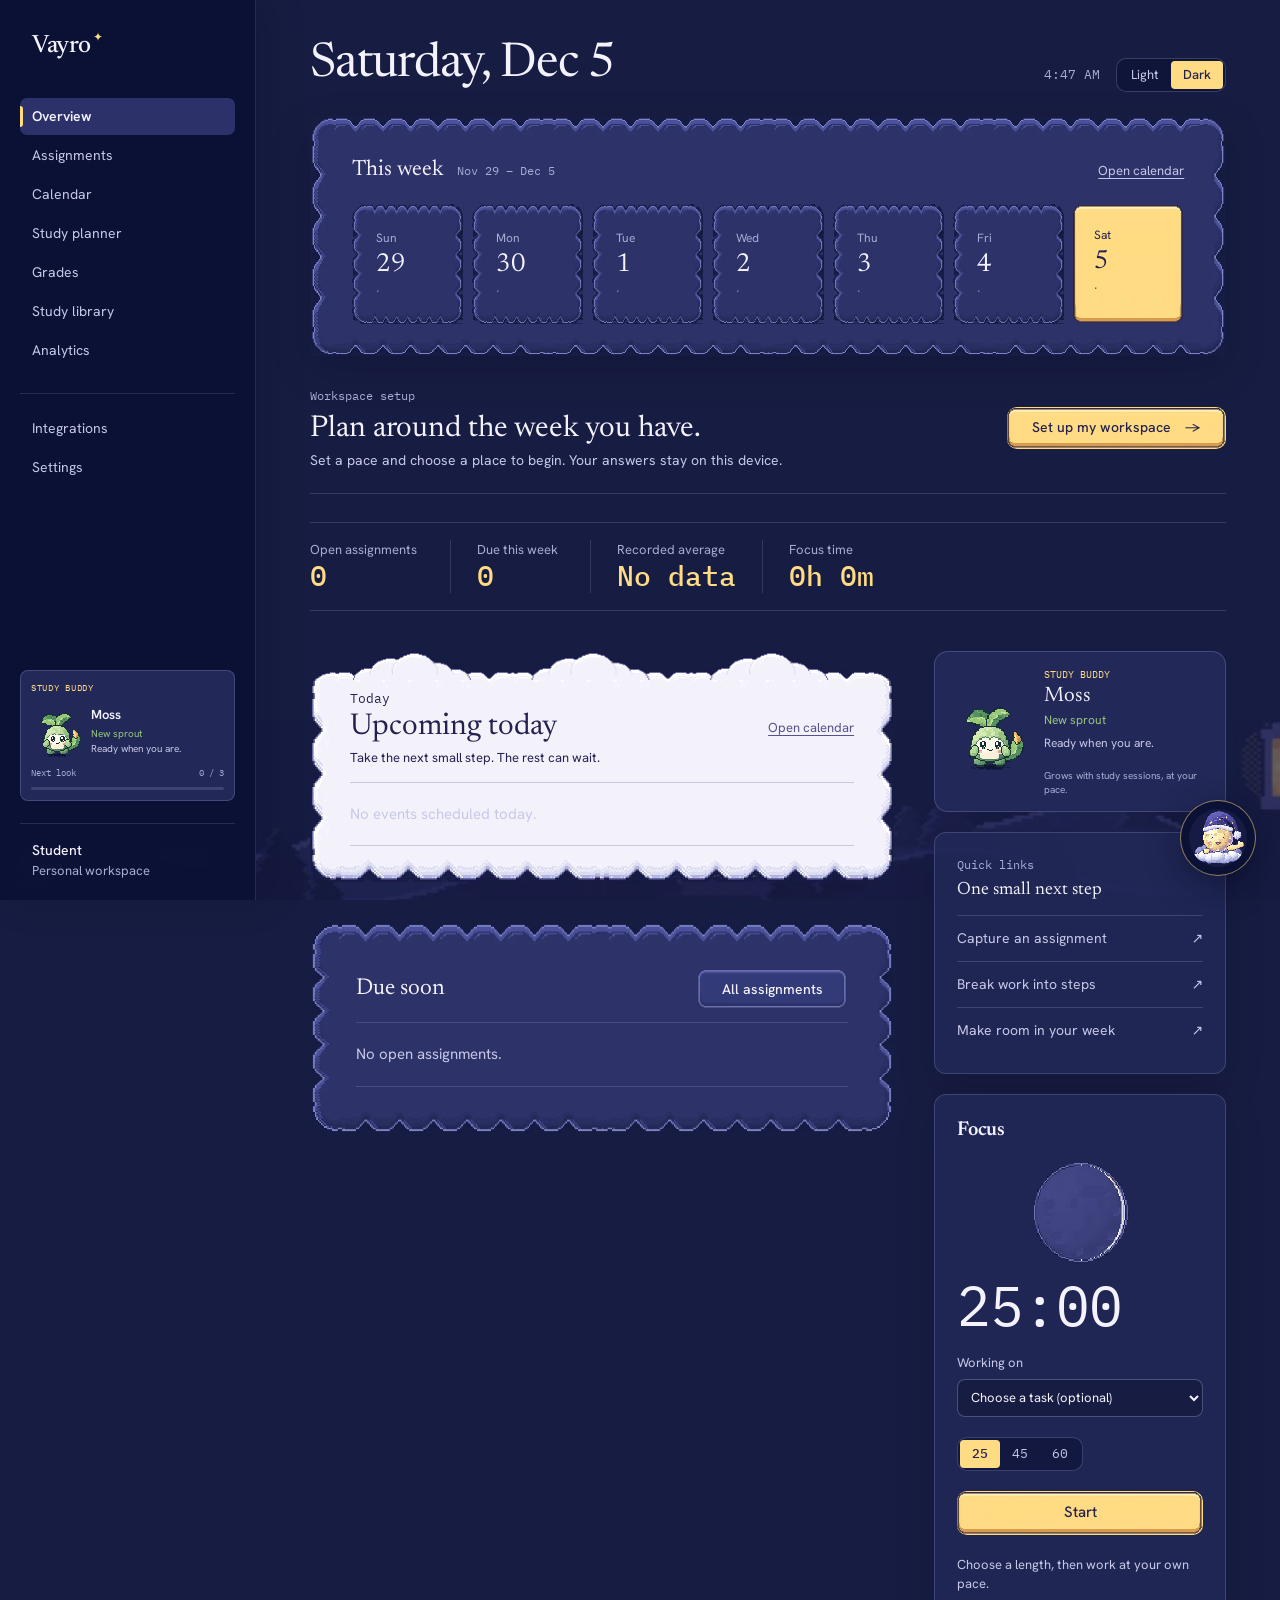
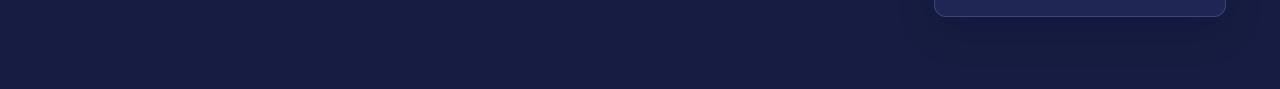
<file: index.html>
<!doctype html>
<html lang="en">
<head>
  <meta charset="utf-8">
  <meta name="viewport" content="width=device-width, initial-scale=1">
  <title>Overview | Vayro</title>
  <script>try{document.documentElement.dataset.theme=localStorage.getItem("vayro-theme")||"dark"}catch(e){document.documentElement.dataset.theme="dark"}</script>
  <link href="https://fonts.googleapis.com/css2?family=Hanken+Grotesk:wght@400;500;600;700&family=Newsreader:opsz,wght@6..72,400;500&family=IBM+Plex+Mono:wght@400;500&display=swap" rel="stylesheet">
  <link rel="stylesheet" href="styles.css">
  <script src="companion.js" defer></script>
  <script src="moon-guide.js" defer></script>
  <script src="app.js" defer></script>
</head>
<body data-page="overview">
  <div class="shell">
    <aside class="sidebar">
      <a class="brand" href="index.html" aria-label="Vayro overview">Vayro</a>
      <nav class="nav" aria-label="Main navigation">
        <a class="nav-link active" href="index.html" aria-current="page">Overview</a>
        <a class="nav-link" href="assignments.html">Assignments</a>
        <a class="nav-link" href="calendar.html">Calendar</a>
        <a class="nav-link" href="planner.html">Study planner</a>
        <a class="nav-link" href="grades.html">Grades</a>
        <a class="nav-link" href="materials.html">Study library</a>
        <a class="nav-link" href="analytics.html">Analytics</a>
      </nav>
      <nav class="nav nav-secondary" aria-label="Account navigation">
        <a class="nav-link" href="integrations.html">Integrations</a>
        <a class="nav-link" href="settings.html">Settings</a>
      </nav>
      <div class="profile"><strong class="profile-name">Arnav</strong><small>Personal workspace</small></div>
    </aside>
    <main class="main">
      <header class="page-head">
        <h1 id="today-title">Today</h1>
        <div class="head-tools">
          <time id="live-clock"></time>
          <div class="seg" role="group" aria-label="Theme"><button type="button" data-theme-choice="light" aria-pressed="false">Light</button><button type="button" data-theme-choice="dark" aria-pressed="false">Dark</button></div>
        </div>
      </header>

      <section class="week-board" aria-labelledby="week-heading">
        <div class="week-board-head"><h2 id="week-heading">This week <span id="week-range" class="week-range"></span></h2><a class="text-link" href="calendar.html">Open calendar</a></div>
        <div id="week-ruler" class="week" aria-label="This week"></div>
      </section>

      <section class="welcome-strip" aria-label="Personalize your workspace">
        <div class="welcome-copy">
          <span class="eyebrow">Workspace setup</span>
          <h2 id="welcome-heading">Make your study week feel manageable.</h2>
          <p id="welcome-detail">Set a pace and choose a place to begin. Your answers stay on this device.</p>
        </div>
        <a class="button primary" href="signup.html" id="welcome-action">Set up my workspace <span aria-hidden="true">→</span></a>
      </section>

      <section class="figures" aria-label="Summary">
        <div class="figure"><strong id="open-count">0</strong><span>Open assignments</span></div>
        <div class="figure"><strong id="due-count">0</strong><span>Due this week</span></div>
        <div class="figure"><strong id="average-score">No data</strong><span>Recorded average</span></div>
        <div class="figure"><strong id="focus-count">0h</strong><span>Focus time</span></div>
      </section>

      <div class="split">
        <div class="main-col">
          <section class="today-agenda" aria-labelledby="today-list-heading">
            <div class="section-head">
              <div class="today-heading">
                <div class="today-heading-copy"><span class="eyebrow">Today</span><h2 id="today-list-heading">Upcoming today</h2><p>Take the next small step. The rest can wait.</p></div>
              </div>
              <a class="text-link" href="calendar.html">Open calendar</a>
            </div>
            <div id="today-list" class="ledger"></div>
          </section>
          <section class="due-soon-card">
            <div class="section-head"><h2>Due soon</h2><a class="button secondary" href="assignments.html">All assignments</a></div>
            <div id="next-assignment-list" class="ledger"></div>
          </section>
        </div>
        <div class="side-col">
          <section class="home-companion" aria-label="Your study companion">
            <button class="home-companion-greet" type="button" data-companion-greet aria-label="Say hello to Moss">
              <span class="companion-motion" data-companion-motion data-motion="idle"><span class="companion-art-host" data-companion-art="home"></span></span>
            </button>
            <div class="home-companion-copy">
              <span class="eyebrow">STUDY BUDDY</span>
              <h2 data-companion-name>Moss</h2>
              <span class="home-companion-stage" data-companion-stage>New sprout</span>
              <p data-companion-message>Curious and ready whenever you are.</p>
              <small>Grows with study sessions, at your pace.</small>
            </div>
          </section>
          <section class="card quick-card" aria-label="Quick links">
            <div><span class="eyebrow">Quick links</span><h2>One small next step</h2></div>
            <a href="assignments.html"><span>Capture an assignment</span><span aria-hidden="true">↗</span></a>
            <a href="planner.html"><span>Break work into steps</span><span aria-hidden="true">↗</span></a>
            <a href="calendar.html"><span>Make room in your week</span><span aria-hidden="true">↗</span></a>
          </section>
          <section class="card focus-card" aria-label="Focus session">
            <h2>Focus</h2>
            <span class="focus-moon" data-moon-phase="0" aria-hidden="true"></span>
            <div id="timer-display" class="timer" aria-live="off">25:00</div>
            <label class="field focus-context"><span>Working on</span><select id="focus-context"><option value="">Choose a task (optional)</option></select></label>
            <div class="preset-row seg"><button type="button" class="preset active" data-minutes="25">25</button><button type="button" class="preset" data-minutes="45">45</button><button type="button" class="preset" data-minutes="60">60</button></div>
            <button type="button" id="timer-toggle" class="button primary">Start</button>
            <small>Choose a length, then work at your own pace.</small>
          </section>
        </div>
      </div>
    </main>
  </div>
  <div id="toast" class="toast" role="status"></div>
</body>
</html>
</file>
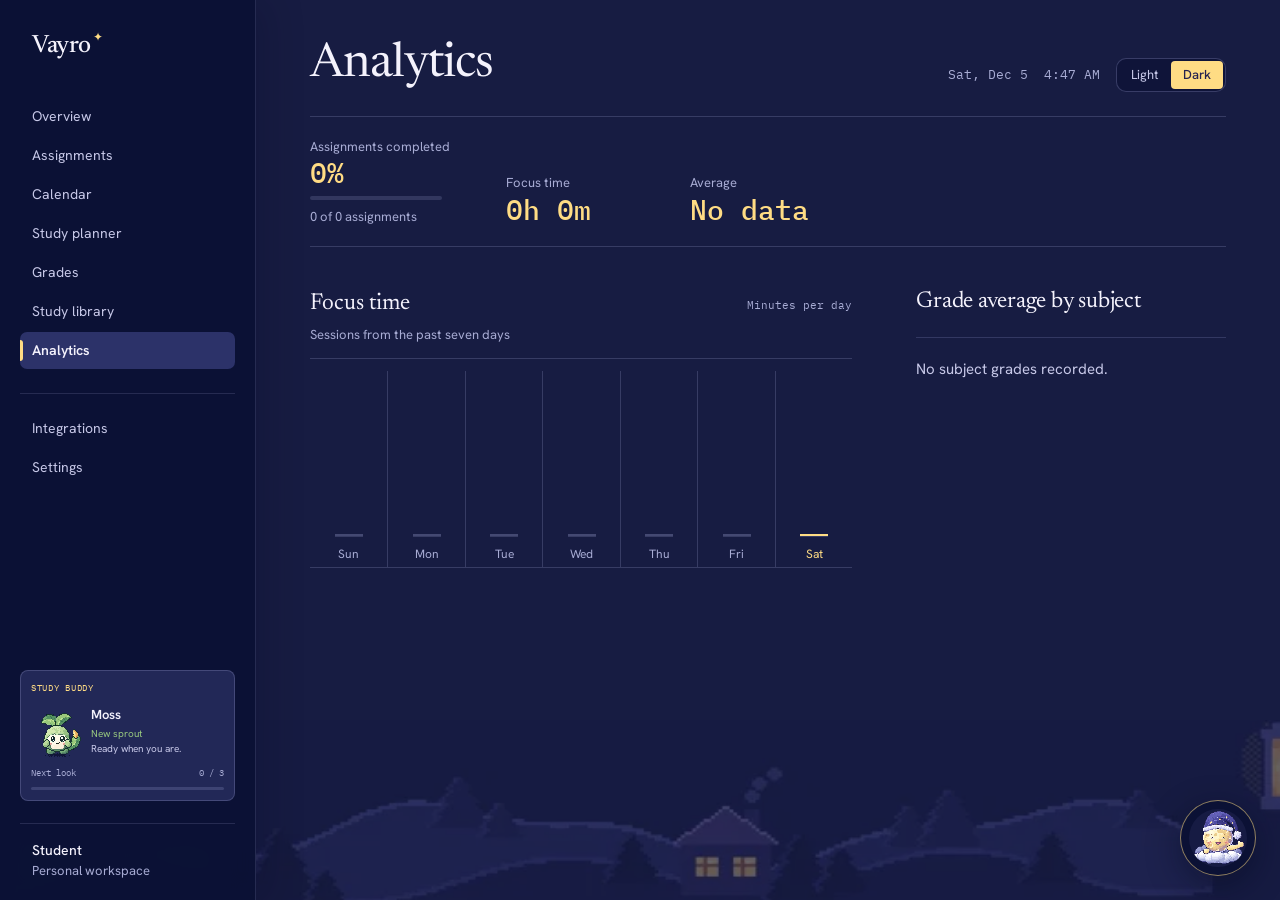
<file: analytics.html>
<!doctype html>
<html lang="en">
<head>
  <meta charset="utf-8">
  <meta name="viewport" content="width=device-width, initial-scale=1">
  <title>Analytics | Vayro</title>
  <script>try{document.documentElement.dataset.theme=localStorage.getItem("vayro-theme")||"dark"}catch(e){document.documentElement.dataset.theme="dark"}</script>
  <link href="https://fonts.googleapis.com/css2?family=Hanken+Grotesk:wght@400;500;600;700&family=Newsreader:opsz,wght@6..72,400;500&family=IBM+Plex+Mono:wght@400;500&display=swap" rel="stylesheet">
  <link rel="stylesheet" href="styles.css">
  <script src="companion.js" defer></script>
  <script src="moon-guide.js" defer></script>
  <script src="app.js" defer></script>
</head>
<body data-page="analytics">
  <div class="shell">
    <aside class="sidebar">
      <a class="brand" href="index.html" aria-label="Vayro overview">Vayro</a>
      <nav class="nav" aria-label="Main navigation">
        <a class="nav-link" href="index.html">Overview</a>
        <a class="nav-link" href="assignments.html">Assignments</a>
        <a class="nav-link" href="calendar.html">Calendar</a>
        <a class="nav-link" href="planner.html">Study planner</a>
        <a class="nav-link" href="grades.html">Grades</a>
        <a class="nav-link" href="materials.html">Study library</a>
        <a class="nav-link active" href="analytics.html" aria-current="page">Analytics</a>
      </nav>
      <nav class="nav nav-secondary" aria-label="Account navigation">
        <a class="nav-link" href="integrations.html">Integrations</a>
        <a class="nav-link" href="settings.html">Settings</a>
      </nav>
      <div class="profile"><strong class="profile-name">Arnav</strong><small>Personal workspace</small></div>
    </aside>
    <main class="main">
      <header class="page-head">
        <h1>Analytics</h1>
        <div class="head-tools">
          <time id="live-date"></time><time id="live-clock"></time>
          <div class="seg" role="group" aria-label="Theme"><button type="button" data-theme-choice="light" aria-pressed="false">Light</button><button type="button" data-theme-choice="dark" aria-pressed="false">Dark</button></div>
        </div>
      </header>

      <section class="metric-grid" aria-label="Summary">
        <div class="figure"><small id="completion-detail"></small><div class="progress"><span id="completion-bar"></span></div><strong id="completion-rate">0%</strong><span>Assignments completed</span></div>
        <div class="figure"><strong id="focus-total">0h</strong><span>Focus time</span></div>
        <div class="figure"><strong id="analytics-average">No data</strong><span>Average</span></div>
      </section>

      <div class="analytics-layout">
        <section class="analytics-focus">
          <div class="analytics-section-head"><div><h2>Focus time</h2><p>Sessions from the past seven days</p></div><span class="eyebrow">Minutes per day</span></div>
          <div id="focus-week" class="focus-week" aria-label="Focus sessions during the last seven days"></div>
        </section>
        <section class="analytics-subjects">
          <h2 class="section-title">Grade average by subject</h2>
          <div id="subject-bars" class="bar-list"></div>
        </section>
      </div>
    </main>
  </div>
  <div id="toast" class="toast" role="status"></div>
</body>
</html>
</file>
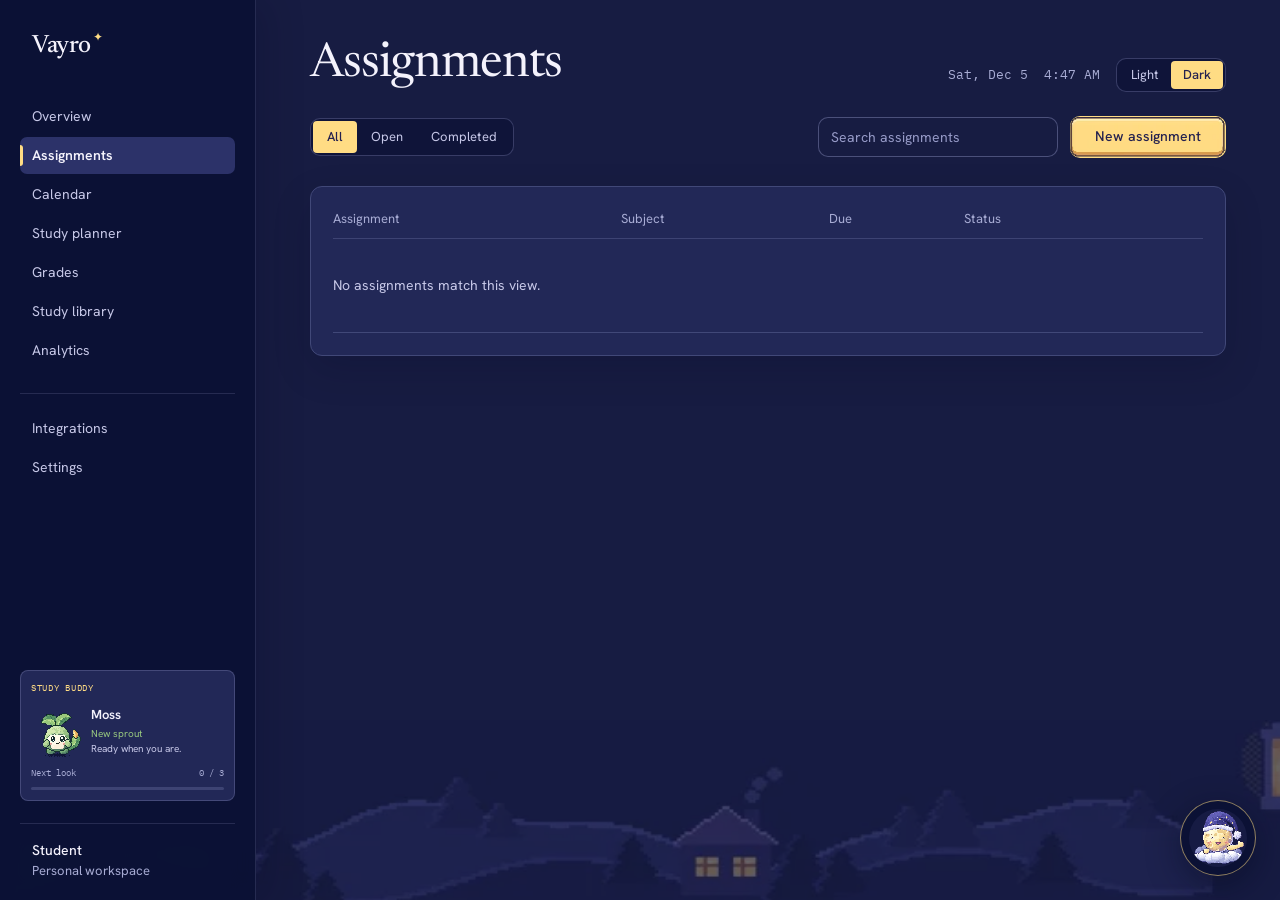
<file: assignments.html>
<!doctype html>
<html lang="en">
<head>
  <meta charset="utf-8">
  <meta name="viewport" content="width=device-width, initial-scale=1">
  <title>Assignments | Vayro</title>
  <script>try{document.documentElement.dataset.theme=localStorage.getItem("vayro-theme")||"dark"}catch(e){document.documentElement.dataset.theme="dark"}</script>
  <link href="https://fonts.googleapis.com/css2?family=Hanken+Grotesk:wght@400;500;600;700&family=Newsreader:opsz,wght@6..72,400;500&family=IBM+Plex+Mono:wght@400;500&display=swap" rel="stylesheet">
  <link rel="stylesheet" href="styles.css">
  <script src="companion.js" defer></script>
  <script src="moon-guide.js" defer></script>
  <script src="app.js" defer></script>
</head>
<body data-page="assignments">
  <div class="shell">
    <aside class="sidebar">
      <a class="brand" href="index.html" aria-label="Vayro overview">Vayro</a>
      <nav class="nav" aria-label="Main navigation">
        <a class="nav-link" href="index.html">Overview</a>
        <a class="nav-link active" href="assignments.html" aria-current="page">Assignments</a>
        <a class="nav-link" href="calendar.html">Calendar</a>
        <a class="nav-link" href="planner.html">Study planner</a>
        <a class="nav-link" href="grades.html">Grades</a>
        <a class="nav-link" href="materials.html">Study library</a>
        <a class="nav-link" href="analytics.html">Analytics</a>
      </nav>
      <nav class="nav nav-secondary" aria-label="Account navigation">
        <a class="nav-link" href="integrations.html">Integrations</a>
        <a class="nav-link" href="settings.html">Settings</a>
      </nav>
      <div class="profile"><strong class="profile-name">Arnav</strong><small>Personal workspace</small></div>
    </aside>
    <main class="main">
      <header class="page-head">
        <h1>Assignments</h1>
        <div class="head-tools">
          <time id="live-date"></time><time id="live-clock"></time>
          <div class="seg" role="group" aria-label="Theme"><button type="button" data-theme-choice="light" aria-pressed="false">Light</button><button type="button" data-theme-choice="dark" aria-pressed="false">Dark</button></div>
        </div>
      </header>

      <div class="toolbar">
        <div class="filter-row seg" role="group" aria-label="Assignment filters"><button type="button" class="active" data-filter="all">All</button><button type="button" data-filter="open">Open</button><button type="button" data-filter="done">Completed</button></div>
        <div class="toolbar-actions">
          <input class="search" id="assignment-search" type="search" placeholder="Search assignments" aria-label="Search assignments">
          <button class="button primary" type="button" data-open="assignment">New assignment</button>
        </div>
      </div>

      <section class="panel">
        <table class="data-table">
          <thead><tr><th>Assignment</th><th>Subject</th><th>Due</th><th>Status</th><th></th></tr></thead>
          <tbody id="assignment-list"></tbody>
        </table>
      </section>
    </main>
  </div>
  <div id="toast" class="toast" role="status"></div>
  <dialog id="item-dialog"><form id="assignment-form" class="panel form-grid"><div class="field full"><span>Assignment name</span><input name="title" required></div><div class="field"><span>Subject</span><input name="subject" required></div><div class="field"><span>Due date</span><input name="date" type="date" required></div><div class="field full"><span>Notes</span><textarea name="notes"></textarea></div><div class="form-actions full"><button type="button" class="button secondary" data-close>Cancel</button><button type="submit" class="button primary">Save assignment</button></div></form></dialog>
</body>
</html>
</file>
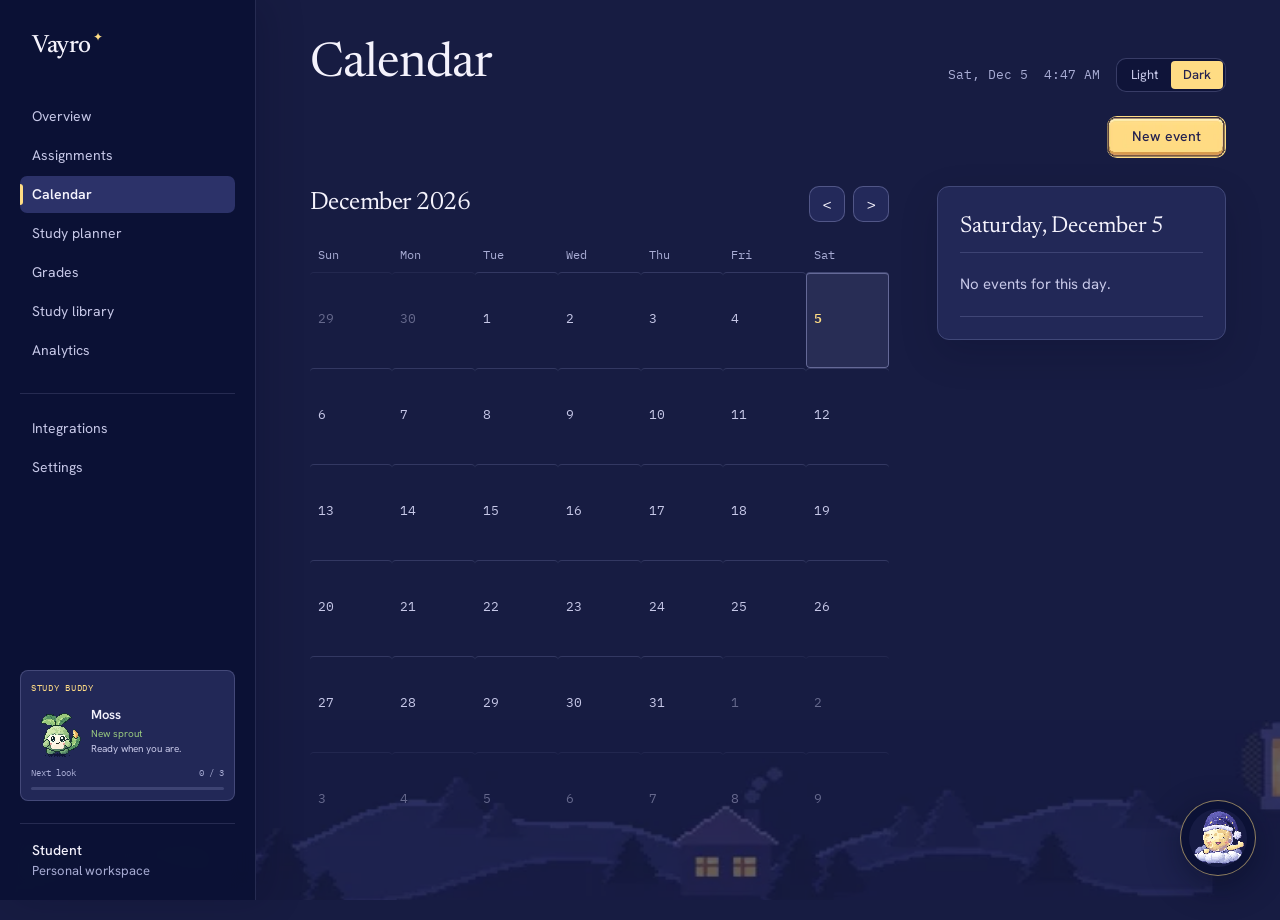
<file: calendar.html>
<!doctype html>
<html lang="en">
<head>
  <meta charset="utf-8">
  <meta name="viewport" content="width=device-width, initial-scale=1">
  <title>Calendar | Vayro</title>
  <script>try{document.documentElement.dataset.theme=localStorage.getItem("vayro-theme")||"dark"}catch(e){document.documentElement.dataset.theme="dark"}</script>
  <link href="https://fonts.googleapis.com/css2?family=Hanken+Grotesk:wght@400;500;600;700&family=Newsreader:opsz,wght@6..72,400;500&family=IBM+Plex+Mono:wght@400;500&display=swap" rel="stylesheet">
  <link rel="stylesheet" href="styles.css">
  <script src="companion.js" defer></script>
  <script src="moon-guide.js" defer></script>
  <script src="app.js" defer></script>
</head>
<body data-page="calendar">
  <div class="shell">
    <aside class="sidebar">
      <a class="brand" href="index.html" aria-label="Vayro overview">Vayro</a>
      <nav class="nav" aria-label="Main navigation">
        <a class="nav-link" href="index.html">Overview</a>
        <a class="nav-link" href="assignments.html">Assignments</a>
        <a class="nav-link active" href="calendar.html" aria-current="page">Calendar</a>
        <a class="nav-link" href="planner.html">Study planner</a>
        <a class="nav-link" href="grades.html">Grades</a>
        <a class="nav-link" href="materials.html">Study library</a>
        <a class="nav-link" href="analytics.html">Analytics</a>
      </nav>
      <nav class="nav nav-secondary" aria-label="Account navigation">
        <a class="nav-link" href="integrations.html">Integrations</a>
        <a class="nav-link" href="settings.html">Settings</a>
      </nav>
      <div class="profile"><strong class="profile-name">Arnav</strong><small>Personal workspace</small></div>
    </aside>
    <main class="main">
      <header class="page-head">
        <h1>Calendar</h1>
        <div class="head-tools">
          <time id="live-date"></time><time id="live-clock"></time>
          <div class="seg" role="group" aria-label="Theme"><button type="button" data-theme-choice="light" aria-pressed="false">Light</button><button type="button" data-theme-choice="dark" aria-pressed="false">Dark</button></div>
        </div>
      </header>

      <div class="toolbar">
        <span></span>
        <button class="button primary" type="button" data-open="event">New event</button>
      </div>

      <section class="calendar-layout">
        <div>
          <div class="calendar-head"><h2 id="calendar-title"></h2><div class="calendar-controls"><button type="button" id="month-prev" aria-label="Previous month">&lt;</button><button type="button" id="month-next" aria-label="Next month">&gt;</button></div></div>
          <div class="weekdays"><span>Sun</span><span>Mon</span><span>Tue</span><span>Wed</span><span>Thu</span><span>Fri</span><span>Sat</span></div>
          <div class="calendar-grid" id="calendar-grid"></div>
        </div>
        <aside class="day-panel">
          <h2 id="selected-date">Today</h2>
          <div id="day-events" class="ledger"></div>
        </aside>
      </section>
    </main>
  </div>
  <div id="toast" class="toast" role="status"></div>
  <dialog id="item-dialog"><form id="event-form" class="panel form-grid"><div class="field full"><span>Event title</span><input name="title" required></div><div class="field"><span>Date</span><input name="date" type="date" required></div><div class="field"><span>Start time</span><input name="time" type="time"></div><div class="field"><span>Type</span><select name="type"><option>Class</option><option>Study</option><option>Test</option><option>Personal</option><option>Other</option></select></div><div class="field"><span>Duration</span><select name="duration"><option value="30">30 minutes</option><option value="60" selected>1 hour</option><option value="90">1.5 hours</option><option value="120">2 hours</option></select></div><div class="field full"><span>Details</span><textarea name="notes"></textarea></div><div class="form-actions full"><button type="button" class="button secondary" data-close>Cancel</button><button type="submit" class="button primary">Save event</button></div></form></dialog>
</body>
</html>
</file>
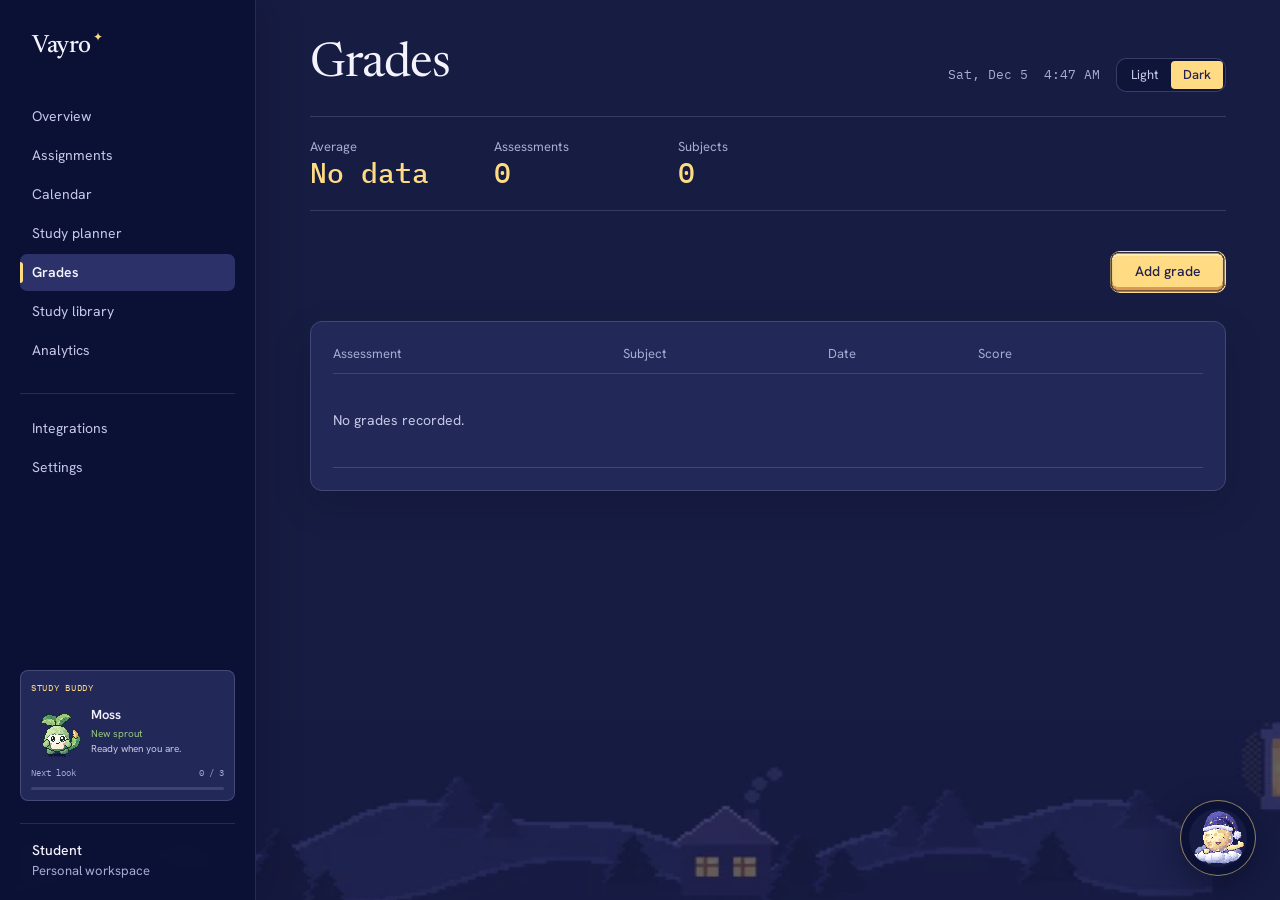
<file: grades.html>
<!doctype html>
<html lang="en">
<head>
  <meta charset="utf-8">
  <meta name="viewport" content="width=device-width, initial-scale=1">
  <title>Grades | Vayro</title>
  <script>try{document.documentElement.dataset.theme=localStorage.getItem("vayro-theme")||"dark"}catch(e){document.documentElement.dataset.theme="dark"}</script>
  <link href="https://fonts.googleapis.com/css2?family=Hanken+Grotesk:wght@400;500;600;700&family=Newsreader:opsz,wght@6..72,400;500&family=IBM+Plex+Mono:wght@400;500&display=swap" rel="stylesheet">
  <link rel="stylesheet" href="styles.css">
  <script src="companion.js" defer></script>
  <script src="moon-guide.js" defer></script>
  <script src="app.js" defer></script>
</head>
<body data-page="grades">
  <div class="shell">
    <aside class="sidebar">
      <a class="brand" href="index.html" aria-label="Vayro overview">Vayro</a>
      <nav class="nav" aria-label="Main navigation">
        <a class="nav-link" href="index.html">Overview</a>
        <a class="nav-link" href="assignments.html">Assignments</a>
        <a class="nav-link" href="calendar.html">Calendar</a>
        <a class="nav-link" href="planner.html">Study planner</a>
        <a class="nav-link active" href="grades.html" aria-current="page">Grades</a>
        <a class="nav-link" href="materials.html">Study library</a>
        <a class="nav-link" href="analytics.html">Analytics</a>
      </nav>
      <nav class="nav nav-secondary" aria-label="Account navigation">
        <a class="nav-link" href="integrations.html">Integrations</a>
        <a class="nav-link" href="settings.html">Settings</a>
      </nav>
      <div class="profile"><strong class="profile-name">Arnav</strong><small>Personal workspace</small></div>
    </aside>
    <main class="main">
      <header class="page-head">
        <h1>Grades</h1>
        <div class="head-tools">
          <time id="live-date"></time><time id="live-clock"></time>
          <div class="seg" role="group" aria-label="Theme"><button type="button" data-theme-choice="light" aria-pressed="false">Light</button><button type="button" data-theme-choice="dark" aria-pressed="false">Dark</button></div>
        </div>
      </header>

      <section class="metric-grid" aria-label="Grade summary">
        <div class="figure"><strong id="grade-average">No data</strong><span>Average</span></div>
        <div class="figure"><strong id="grade-count">0</strong><span>Assessments</span></div>
        <div class="figure"><strong id="grade-subject-count">0</strong><span>Subjects</span></div>
      </section>

      <div class="toolbar">
        <span></span>
        <button class="button primary" type="button" data-open="grade">Add grade</button>
      </div>

      <section class="panel">
        <table class="data-table">
          <thead><tr><th>Assessment</th><th>Subject</th><th>Date</th><th>Score</th><th></th></tr></thead>
          <tbody id="grade-list"></tbody>
        </table>
      </section>
    </main>
  </div>
  <div id="toast" class="toast" role="status"></div>
  <dialog id="item-dialog"><form id="grade-form" class="panel form-grid"><div class="field full"><span>Assessment name</span><input name="title" required></div><div class="field"><span>Subject</span><input name="subject" required></div><div class="field"><span>Date</span><input name="date" type="date" required></div><div class="field"><span>Points earned</span><input name="score" type="number" min="0" step="0.01" required></div><div class="field"><span>Points possible</span><input name="max" type="number" min="0.01" step="0.01" required></div><div class="form-actions full"><button type="button" class="button secondary" data-close>Cancel</button><button type="submit" class="button primary">Save grade</button></div></form></dialog>
</body>
</html>
</file>
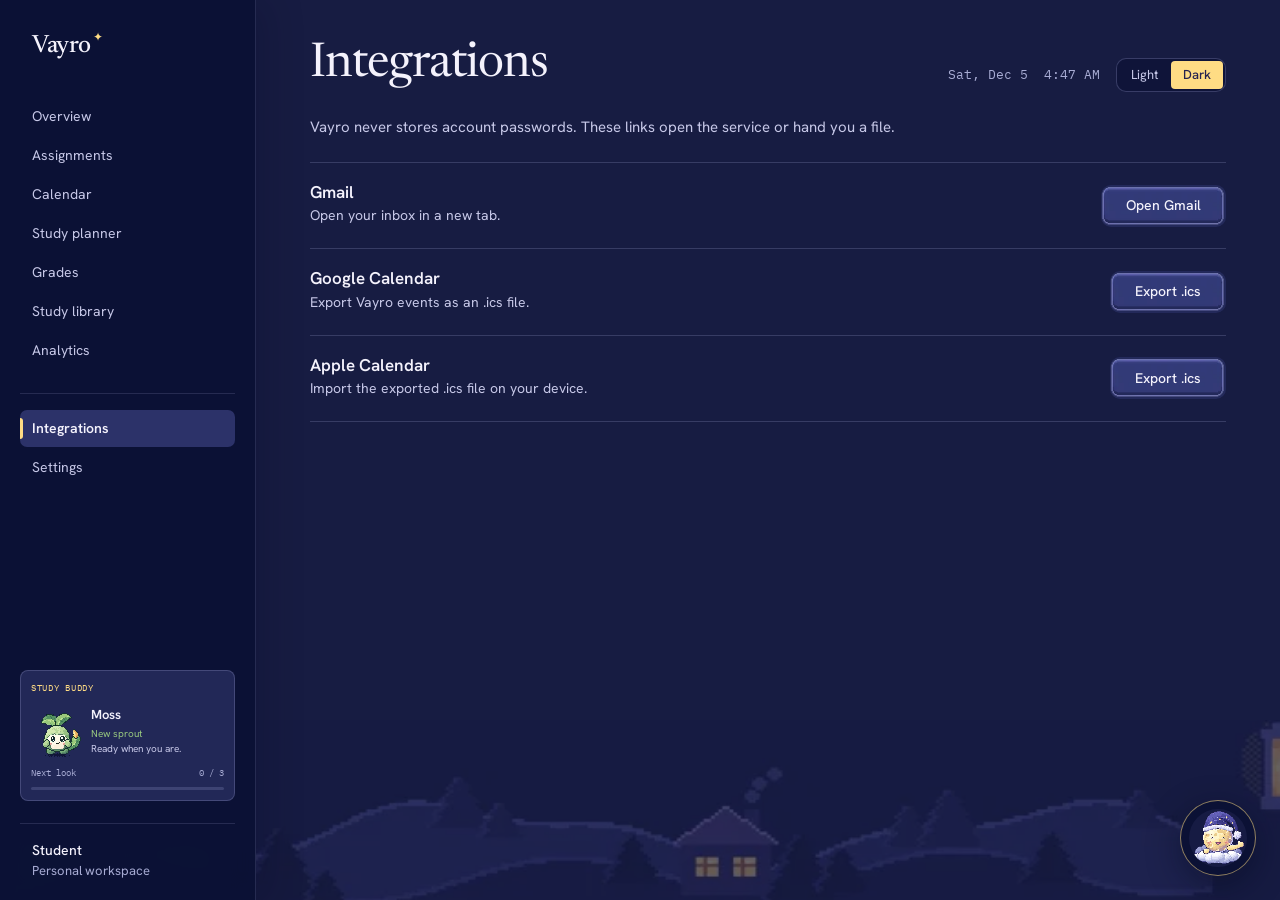
<file: integrations.html>
<!doctype html>
<html lang="en">
<head>
  <meta charset="utf-8">
  <meta name="viewport" content="width=device-width, initial-scale=1">
  <title>Integrations | Vayro</title>
  <script>try{document.documentElement.dataset.theme=localStorage.getItem("vayro-theme")||"dark"}catch(e){document.documentElement.dataset.theme="dark"}</script>
  <link href="https://fonts.googleapis.com/css2?family=Hanken+Grotesk:wght@400;500;600;700&family=Newsreader:opsz,wght@6..72,400;500&family=IBM+Plex+Mono:wght@400;500&display=swap" rel="stylesheet">
  <link rel="stylesheet" href="styles.css">
  <script src="companion.js" defer></script>
  <script src="moon-guide.js" defer></script>
  <script src="app.js" defer></script>
</head>
<body data-page="integrations">
  <div class="shell">
    <aside class="sidebar">
      <a class="brand" href="index.html" aria-label="Vayro overview">Vayro</a>
      <nav class="nav" aria-label="Main navigation">
        <a class="nav-link" href="index.html">Overview</a>
        <a class="nav-link" href="assignments.html">Assignments</a>
        <a class="nav-link" href="calendar.html">Calendar</a>
        <a class="nav-link" href="planner.html">Study planner</a>
        <a class="nav-link" href="grades.html">Grades</a>
        <a class="nav-link" href="materials.html">Study library</a>
        <a class="nav-link" href="analytics.html">Analytics</a>
      </nav>
      <nav class="nav nav-secondary" aria-label="Account navigation">
        <a class="nav-link active" href="integrations.html" aria-current="page">Integrations</a>
        <a class="nav-link" href="settings.html">Settings</a>
      </nav>
      <div class="profile"><strong class="profile-name">Arnav</strong><small>Personal workspace</small></div>
    </aside>
    <main class="main">
      <header class="page-head">
        <h1>Integrations</h1>
        <div class="head-tools">
          <time id="live-date"></time><time id="live-clock"></time>
          <div class="seg" role="group" aria-label="Theme"><button type="button" data-theme-choice="light" aria-pressed="false">Light</button><button type="button" data-theme-choice="dark" aria-pressed="false">Dark</button></div>
        </div>
      </header>

      <p class="intro">Vayro never stores account passwords. These links open the service or hand you a file.</p>

      <div class="integration-grid">
        <article class="integration-card"><h2>Gmail</h2><p>Open your inbox in a new tab.</p><a class="button secondary" href="https://mail.google.com" target="_blank" rel="noreferrer">Open Gmail</a></article>
        <article class="integration-card"><h2>Google Calendar</h2><p>Export Vayro events as an .ics file.</p><button class="button secondary" type="button" data-export-calendar>Export .ics</button></article>
        <article class="integration-card"><h2>Apple Calendar</h2><p>Import the exported .ics file on your device.</p><button class="button secondary" type="button" data-export-calendar>Export .ics</button></article>
      </div>
    </main>
  </div>
  <div id="toast" class="toast" role="status"></div>
</body>
</html>
</file>
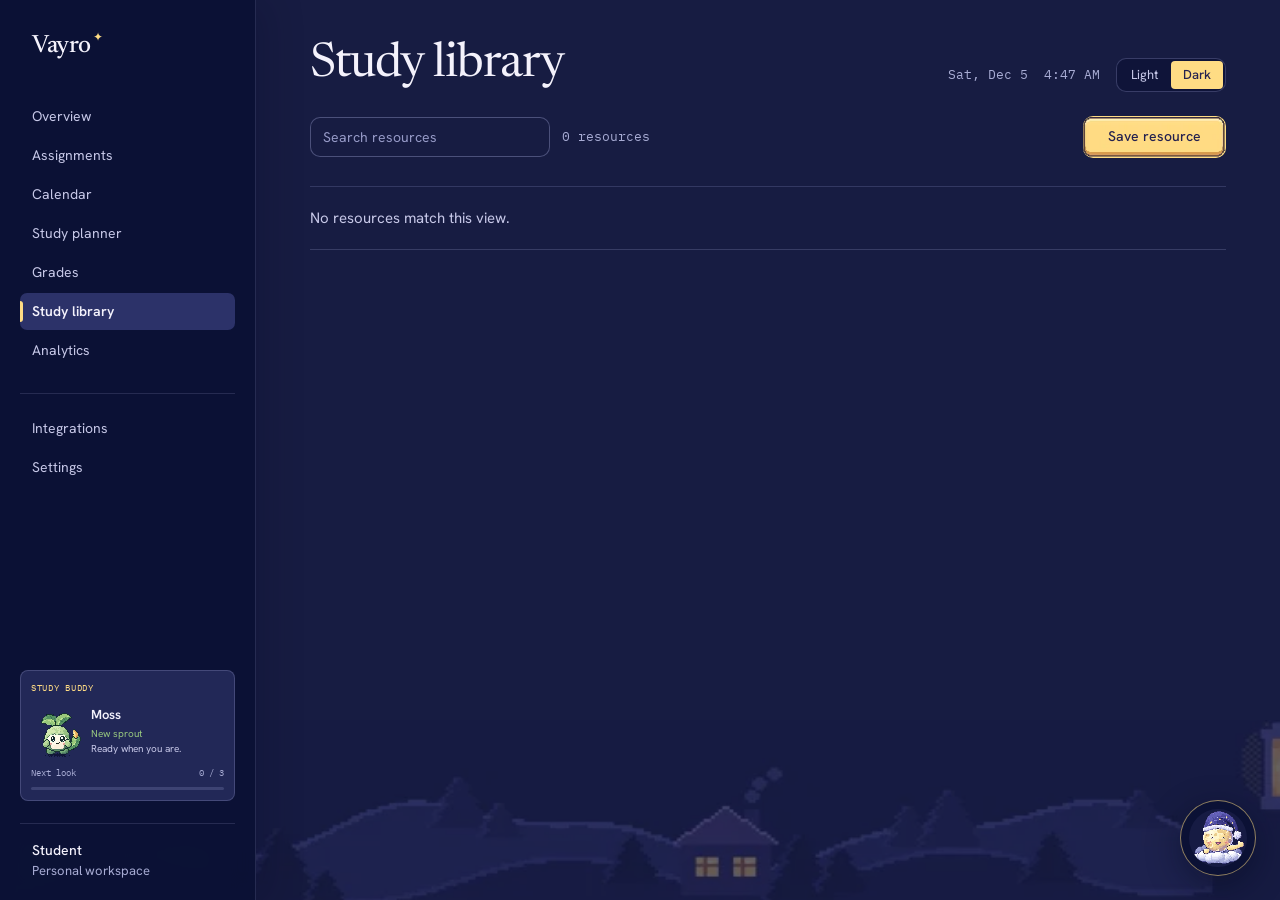
<file: materials.html>
<!doctype html>
<html lang="en">
<head>
  <meta charset="utf-8">
  <meta name="viewport" content="width=device-width, initial-scale=1">
  <title>Study library | Vayro</title>
  <script>try{document.documentElement.dataset.theme=localStorage.getItem("vayro-theme")||"dark"}catch(e){document.documentElement.dataset.theme="dark"}</script>
  <link href="https://fonts.googleapis.com/css2?family=Hanken+Grotesk:wght@400;500;600;700&family=Newsreader:opsz,wght@6..72,400;500&family=IBM+Plex+Mono:wght@400;500&display=swap" rel="stylesheet">
  <link rel="stylesheet" href="styles.css">
  <script src="companion.js" defer></script>
  <script src="moon-guide.js" defer></script>
  <script src="app.js" defer></script>
</head>
<body data-page="materials">
  <div class="shell">
    <aside class="sidebar">
      <a class="brand" href="index.html" aria-label="Vayro overview">Vayro</a>
      <nav class="nav" aria-label="Main navigation">
        <a class="nav-link" href="index.html">Overview</a>
        <a class="nav-link" href="assignments.html">Assignments</a>
        <a class="nav-link" href="calendar.html">Calendar</a>
        <a class="nav-link" href="planner.html">Study planner</a>
        <a class="nav-link" href="grades.html">Grades</a>
        <a class="nav-link active" href="materials.html" aria-current="page">Study library</a>
        <a class="nav-link" href="analytics.html">Analytics</a>
      </nav>
      <nav class="nav nav-secondary" aria-label="Account navigation">
        <a class="nav-link" href="integrations.html">Integrations</a>
        <a class="nav-link" href="settings.html">Settings</a>
      </nav>
      <div class="profile"><strong class="profile-name">Arnav</strong><small>Personal workspace</small></div>
    </aside>
    <main class="main">
      <header class="page-head">
        <h1>Study library</h1>
        <div class="head-tools">
          <time id="live-date"></time><time id="live-clock"></time>
          <div class="seg" role="group" aria-label="Theme"><button type="button" data-theme-choice="light" aria-pressed="false">Light</button><button type="button" data-theme-choice="dark" aria-pressed="false">Dark</button></div>
        </div>
      </header>

      <div class="toolbar">
        <div class="toolbar-actions">
          <input class="search" id="material-search" type="search" placeholder="Search resources" aria-label="Search resources">
          <span id="material-count"></span>
        </div>
        <button class="button primary" type="button" data-open="material">Save resource</button>
      </div>

      <section id="material-list" class="resource-grid"></section>
    </main>
  </div>
  <div id="toast" class="toast" role="status"></div>
  <dialog id="item-dialog"><form id="material-form" class="panel form-grid"><div class="field full"><span>Resource title</span><input name="title" required></div><div class="field"><span>Subject</span><input name="subject"></div><div class="field"><span>Type</span><select name="type"><option>Notes</option><option>Guide</option><option>Video</option><option>Article</option><option>Website</option><option>Other</option></select></div><div class="field full"><span>Link</span><input name="url" type="url" placeholder="https://"></div><div class="field full"><span>Notes</span><textarea name="notes"></textarea></div><div class="form-actions full"><button type="button" class="button secondary" data-close>Cancel</button><button type="submit" class="button primary">Save resource</button></div></form></dialog>
</body>
</html>
</file>
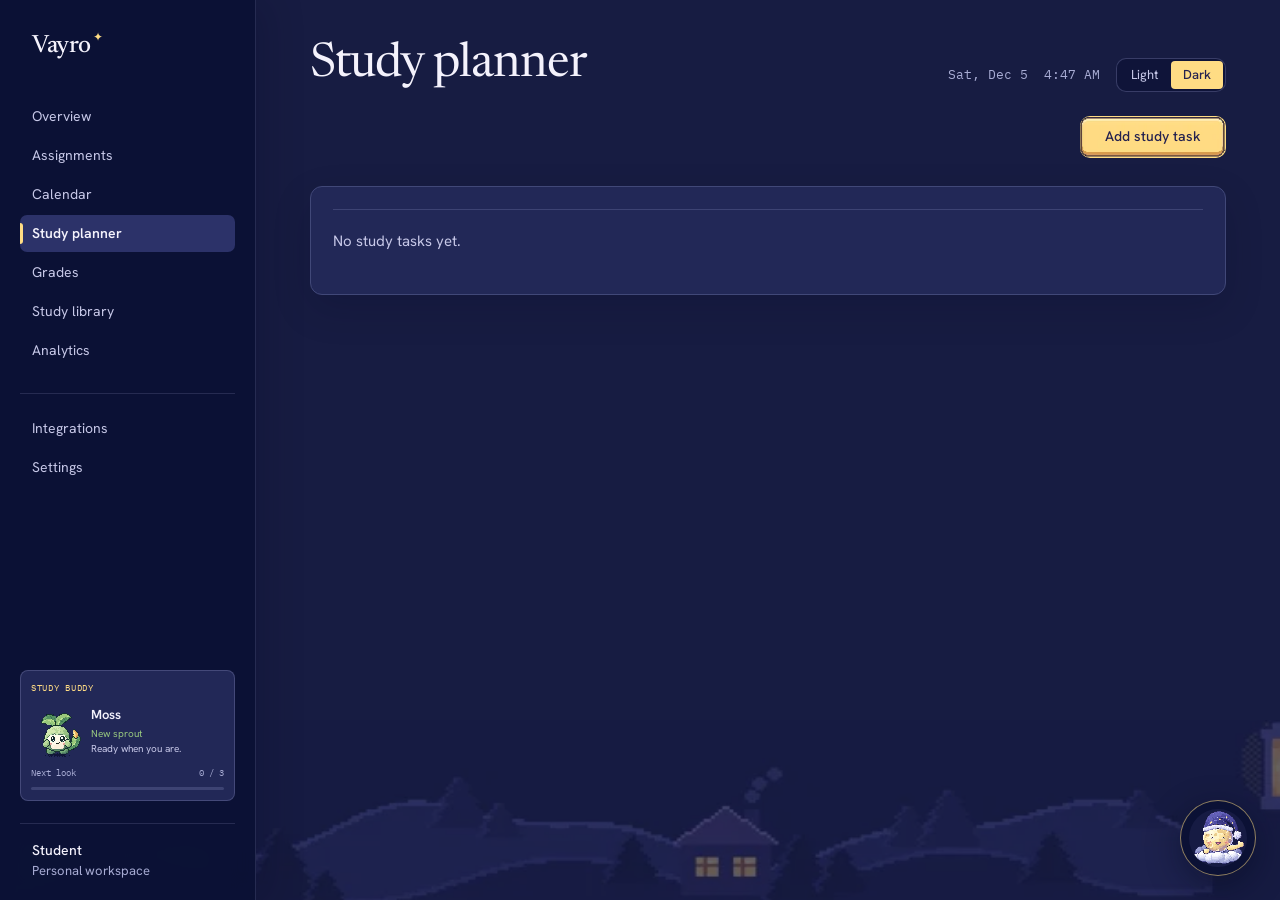
<file: planner.html>
<!doctype html>
<html lang="en">
<head>
  <meta charset="utf-8">
  <meta name="viewport" content="width=device-width, initial-scale=1">
  <title>Study planner | Vayro</title>
  <script>try{document.documentElement.dataset.theme=localStorage.getItem("vayro-theme")||"dark"}catch(e){document.documentElement.dataset.theme="dark"}</script>
  <link href="https://fonts.googleapis.com/css2?family=Hanken+Grotesk:wght@400;500;600;700&family=Newsreader:opsz,wght@6..72,400;500&family=IBM+Plex+Mono:wght@400;500&display=swap" rel="stylesheet">
  <link rel="stylesheet" href="styles.css">
  <script src="companion.js" defer></script>
  <script src="moon-guide.js" defer></script>
  <script src="app.js" defer></script>
</head>
<body data-page="planner">
  <div class="shell">
    <aside class="sidebar">
      <a class="brand" href="index.html" aria-label="Vayro overview">Vayro</a>
      <nav class="nav" aria-label="Main navigation">
        <a class="nav-link" href="index.html">Overview</a>
        <a class="nav-link" href="assignments.html">Assignments</a>
        <a class="nav-link" href="calendar.html">Calendar</a>
        <a class="nav-link active" href="planner.html" aria-current="page">Study planner</a>
        <a class="nav-link" href="grades.html">Grades</a>
        <a class="nav-link" href="materials.html">Study library</a>
        <a class="nav-link" href="analytics.html">Analytics</a>
      </nav>
      <nav class="nav nav-secondary" aria-label="Account navigation">
        <a class="nav-link" href="integrations.html">Integrations</a>
        <a class="nav-link" href="settings.html">Settings</a>
      </nav>
      <div class="profile"><strong class="profile-name">Arnav</strong><small>Personal workspace</small></div>
    </aside>
    <main class="main">
      <header class="page-head">
        <h1>Study planner</h1>
        <div class="head-tools">
          <time id="live-date"></time><time id="live-clock"></time>
          <div class="seg" role="group" aria-label="Theme"><button type="button" data-theme-choice="light" aria-pressed="false">Light</button><button type="button" data-theme-choice="dark" aria-pressed="false">Dark</button></div>
        </div>
      </header>

      <div class="toolbar">
        <span></span>
        <button class="button primary" type="button" data-open="task">Add study task</button>
      </div>

      <section class="panel"><div id="task-list"></div></section>
    </main>
  </div>
  <div id="toast" class="toast" role="status"></div>
  <dialog id="item-dialog"><form id="task-form" class="panel form-grid"><div class="field full"><span>Task</span><input name="title" required></div><div class="field"><span>Subject</span><input name="subject"></div><div class="field"><span>Target date</span><input name="date" type="date"></div><div class="form-actions full"><button type="button" class="button secondary" data-close>Cancel</button><button type="submit" class="button primary">Save task</button></div></form></dialog>
</body>
</html>
</file>
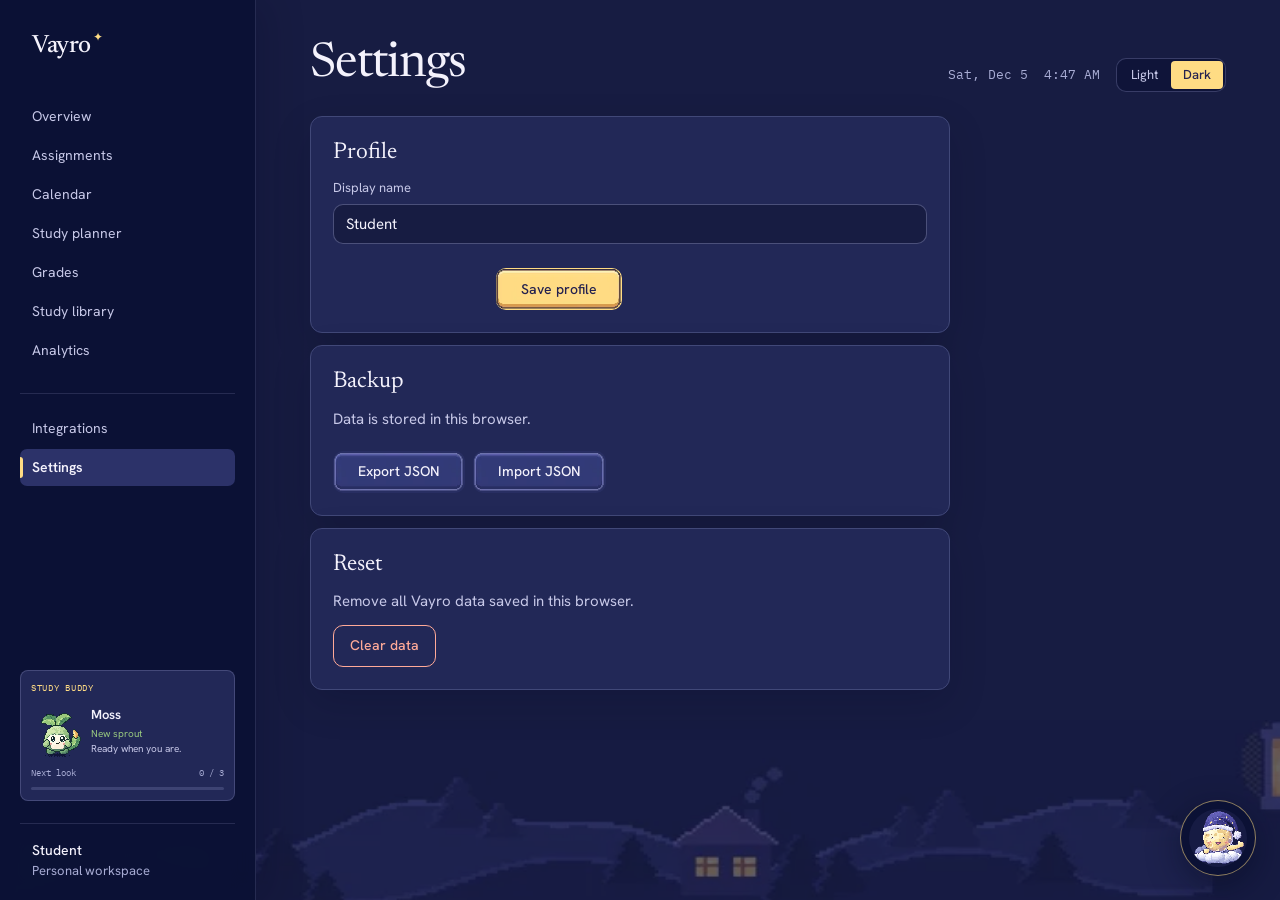
<file: settings.html>
<!doctype html>
<html lang="en">
<head>
  <meta charset="utf-8">
  <meta name="viewport" content="width=device-width, initial-scale=1">
  <title>Settings | Vayro</title>
  <script>try{document.documentElement.dataset.theme=localStorage.getItem("vayro-theme")||"dark"}catch(e){document.documentElement.dataset.theme="dark"}</script>
  <link href="https://fonts.googleapis.com/css2?family=Hanken+Grotesk:wght@400;500;600;700&family=Newsreader:opsz,wght@6..72,400;500&family=IBM+Plex+Mono:wght@400;500&display=swap" rel="stylesheet">
  <link rel="stylesheet" href="styles.css">
  <script src="companion.js" defer></script>
  <script src="moon-guide.js" defer></script>
  <script src="app.js" defer></script>
</head>
<body data-page="settings">
  <div class="shell">
    <aside class="sidebar">
      <a class="brand" href="index.html" aria-label="Vayro overview">Vayro</a>
      <nav class="nav" aria-label="Main navigation">
        <a class="nav-link" href="index.html">Overview</a>
        <a class="nav-link" href="assignments.html">Assignments</a>
        <a class="nav-link" href="calendar.html">Calendar</a>
        <a class="nav-link" href="planner.html">Study planner</a>
        <a class="nav-link" href="grades.html">Grades</a>
        <a class="nav-link" href="materials.html">Study library</a>
        <a class="nav-link" href="analytics.html">Analytics</a>
      </nav>
      <nav class="nav nav-secondary" aria-label="Account navigation">
        <a class="nav-link" href="integrations.html">Integrations</a>
        <a class="nav-link active" href="settings.html" aria-current="page">Settings</a>
      </nav>
      <div class="profile"><strong class="profile-name">Arnav</strong><small>Personal workspace</small></div>
    </aside>
    <main class="main">
      <header class="page-head">
        <h1>Settings</h1>
        <div class="head-tools">
          <time id="live-date"></time><time id="live-clock"></time>
          <div class="seg" role="group" aria-label="Theme"><button type="button" data-theme-choice="light" aria-pressed="false">Light</button><button type="button" data-theme-choice="dark" aria-pressed="false">Dark</button></div>
        </div>
      </header>

      <div class="settings-grid">
        <section class="panel">
          <h2>Profile</h2>
          <form id="profile-form" class="form-grid">
            <div class="field full"><span>Display name</span><input id="profile-name" required></div>
            <div class="form-actions full"><button class="button primary" type="submit">Save profile</button></div>
          </form>
        </section>
        <section class="panel">
          <h2>Backup</h2>
          <p>Data is stored in this browser.</p>
          <div class="form-actions"><button class="button secondary" type="button" id="export-data">Export JSON</button><button class="button secondary" type="button" id="import-data">Import JSON</button><input id="import-file" type="file" accept=".json,application/json" hidden></div>
        </section>
        <section class="panel">
          <h2>Reset</h2>
          <p>Remove all Vayro data saved in this browser.</p>
          <button class="button danger" type="button" id="clear-data">Clear data</button>
        </section>
      </div>
    </main>
  </div>
  <div id="toast" class="toast" role="status"></div>
</body>
</html>
</file>
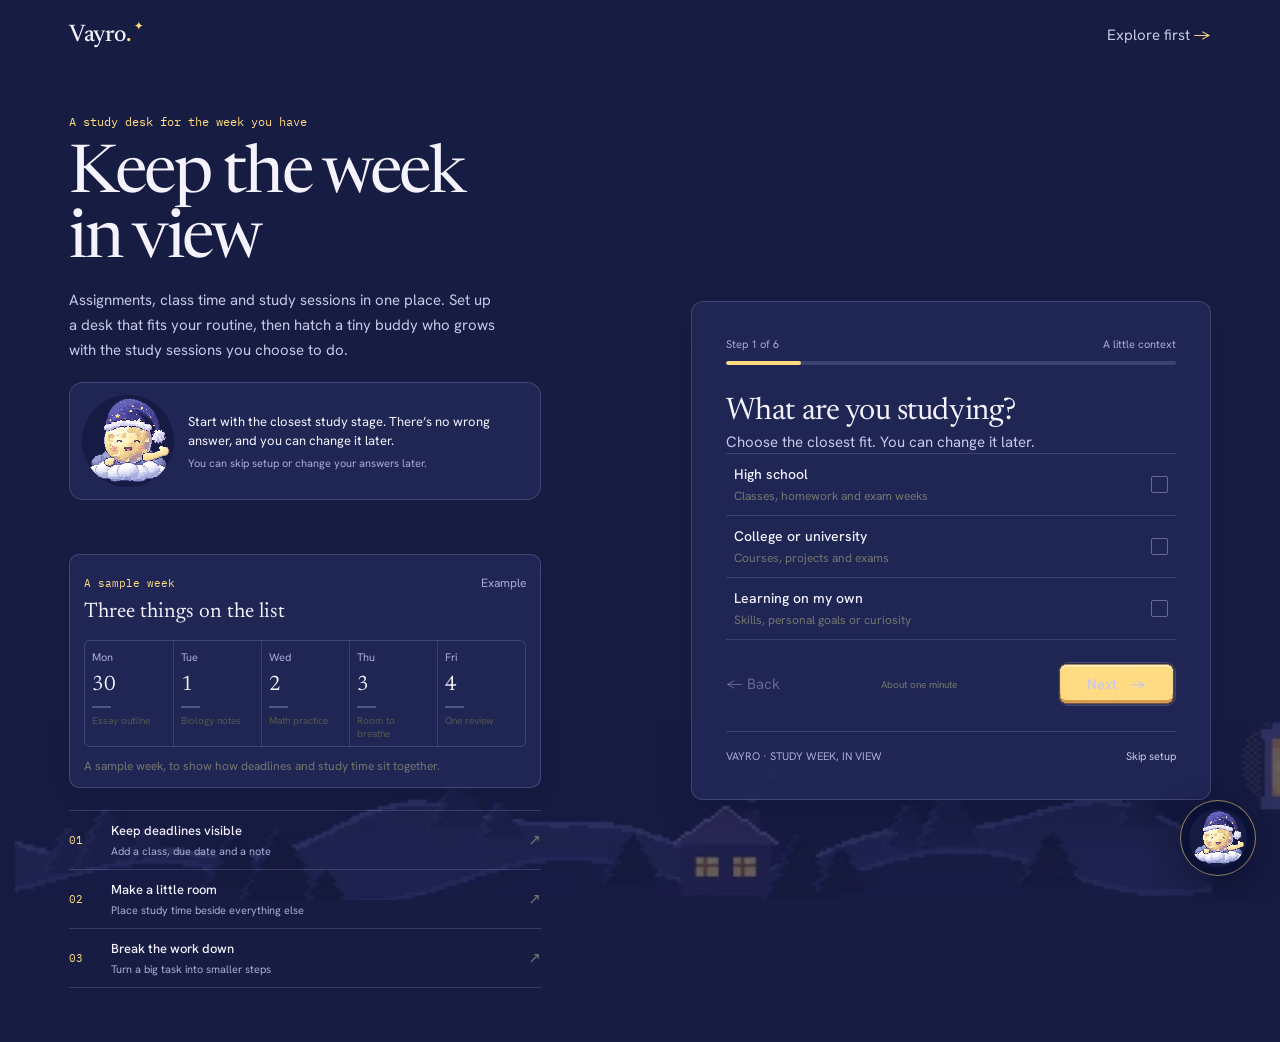
<file: signup.html>
<!doctype html>
<html lang="en">
<head>
  <meta charset="utf-8">
  <meta name="viewport" content="width=device-width, initial-scale=1">
  <meta name="theme-color" content="#171c42">
  <title>Set up your study desk | VAYRO</title>
  <script>try{document.documentElement.dataset.theme=localStorage.getItem("vayro-theme")||"dark"}catch(e){document.documentElement.dataset.theme="dark"}</script>
  <link href="https://fonts.googleapis.com/css2?family=Hanken+Grotesk:wght@400;500;600&family=Newsreader:opsz,wght@6..72,400;500&family=IBM+Plex+Mono:wght@400;500&display=swap" rel="stylesheet">
  <link rel="stylesheet" href="styles.css">
  <script src="companion.js" defer></script>
  <script src="moon-guide.js" defer></script>
  <script src="signup.js" defer></script>
</head>
<body class="onboarding-page">
  <main class="onboarding-shell">
    <header class="onboarding-topbar">
      <a class="brand" href="index.html" aria-label="VAYRO home">Vayro<span class="brand-period">.</span></a>
      <a class="skip-link" href="index.html">Explore first <span aria-hidden="true">→</span></a>
    </header>

    <div class="onboarding-layout">
      <section class="onboarding-story" aria-label="About VAYRO">
        <p class="story-kicker">A study desk for the week you have</p>
        <h1>Keep the week<br>in view</h1>
        <p class="story-intro">Assignments, class time and study sessions in one place. Set up a desk that fits your routine, then hatch a tiny buddy who grows with the study sessions you choose to do.</p>
        <div class="signup-guide-card" aria-label="A note from your Moon guide">
          <span class="signup-guide-portrait" role="img" aria-label="The Moon guide on a cloud"></span>
          <p><span id="moon-signup-note" aria-live="polite">Hi, I’m your Moon guide. We’ll set up your desk one easy choice at a time.</span><small>You can skip setup or change your answers later.</small></p>
        </div>

        <section class="week-preview" aria-label="Example of the VAYRO weekly overview">
          <div class="preview-heading"><div><span class="preview-overline">A sample week</span><h2>Three things on the list</h2></div><span class="preview-date">Example</span></div>
          <div class="preview-days" aria-hidden="true">
            <div class="preview-day"><span data-preview-weekday>Mon</span><strong data-preview-day>24</strong><i></i><small>Essay outline</small></div>
            <div class="preview-day"><span data-preview-weekday>Tue</span><strong data-preview-day>25</strong><i></i><small>Biology notes</small></div>
            <div class="preview-day"><span data-preview-weekday>Wed</span><strong data-preview-day>26</strong><i></i><small>Math practice</small></div>
            <div class="preview-day"><span data-preview-weekday>Thu</span><strong data-preview-day>27</strong><i></i><small>Room to breathe</small></div>
            <div class="preview-day"><span data-preview-weekday>Fri</span><strong data-preview-day>28</strong><i></i><small>One review</small></div>
          </div>
          <p class="preview-foot">A sample week, to show how deadlines and study time sit together.</p>
        </section>

        <section class="feature-list" aria-label="What you can do in VAYRO">
          <a href="assignments.html"><span>01</span><span><strong>Keep deadlines visible</strong><small>Add a class, due date and a note</small></span><span aria-hidden="true">↗</span></a>
          <a href="calendar.html"><span>02</span><span><strong>Make a little room</strong><small>Place study time beside everything else</small></span><span aria-hidden="true">↗</span></a>
          <a href="planner.html"><span>03</span><span><strong>Break the work down</strong><small>Turn a big task into smaller steps</small></span><span aria-hidden="true">↗</span></a>
        </section>
      </section>

      <section class="onboarding-panel" aria-labelledby="step-title">
        <div class="onboarding-progress-wrap">
          <div class="onboarding-progress-meta"><span id="step-count">Step 1 of 6</span><span id="step-caption">Study stage</span></div>
          <div class="onboarding-progress" role="progressbar" aria-label="Setup progress" aria-valuemin="1" aria-valuemax="6" aria-valuenow="1"><span id="progress-fill"></span></div>
        </div>

        <form id="setup-form" novalidate>
          <fieldset class="setup-step active" data-step="0">
            <legend id="step-title">What are you studying?</legend>
            <p class="step-description">Choose the closest fit. You can change it later.</p>
            <div class="choice-list" role="group" aria-label="Study stage">
              <button type="button" class="choice" data-key="stage" data-value="High school" aria-pressed="false"><span><strong>High school</strong><small>Classes, homework and exam weeks</small></span><span class="choice-check" aria-hidden="true"></span></button>
              <button type="button" class="choice" data-key="stage" data-value="College" aria-pressed="false"><span><strong>College or university</strong><small>Courses, projects and exams</small></span><span class="choice-check" aria-hidden="true"></span></button>
              <button type="button" class="choice" data-key="stage" data-value="Independent study" aria-pressed="false"><span><strong>Learning on my own</strong><small>Skills, personal goals or curiosity</small></span><span class="choice-check" aria-hidden="true"></span></button>
            </div>
          </fieldset>

          <fieldset class="setup-step" data-step="1" hidden>
            <legend>What do you want to keep track of?</legend>
            <p class="step-description">Pick any that belong in your week.</p>
            <div class="choice-list" role="group" aria-label="Things to organize">
              <button type="button" class="choice multi" data-key="workload" data-value="Assignments" aria-pressed="false"><span><strong>Assignments</strong><small>Names, subjects and due dates</small></span><span class="choice-check" aria-hidden="true"></span></button>
              <button type="button" class="choice multi" data-key="workload" data-value="Classes and exams" aria-pressed="false"><span><strong>Classes and exams</strong><small>See what is coming up on the calendar</small></span><span class="choice-check" aria-hidden="true"></span></button>
              <button type="button" class="choice multi" data-key="workload" data-value="Study routines" aria-pressed="false"><span><strong>Study routines</strong><small>Plan a task and set a focus timer</small></span><span class="choice-check" aria-hidden="true"></span></button>
            </div>
          </fieldset>

          <fieldset class="setup-step" data-step="2" hidden>
            <legend>What would make this week easier?</legend>
            <p class="step-description">We’ll use your answer to suggest a useful first move.</p>
            <div class="choice-list" role="group" aria-label="What feels difficult">
              <button type="button" class="choice" data-key="challenge" data-value="Keeping track" aria-pressed="false"><span><strong>Keeping track</strong><small>I have deadlines in too many places</small></span><span class="choice-check" aria-hidden="true"></span></button>
              <button type="button" class="choice" data-key="challenge" data-value="Getting started" aria-pressed="false"><span><strong>Getting started</strong><small>I want a big task to feel more manageable</small></span><span class="choice-check" aria-hidden="true"></span></button>
              <button type="button" class="choice" data-key="challenge" data-value="Staying focused" aria-pressed="false"><span><strong>Staying focused</strong><small>Short, quiet work sessions sound useful</small></span><span class="choice-check" aria-hidden="true"></span></button>
            </div>
          </fieldset>

          <fieldset class="setup-step" data-step="3" hidden>
            <legend>Pick a pace that feels doable</legend>
            <p class="step-description">This is a starting point, not a target to hit every week.</p>
            <div class="choice-list" role="group" aria-label="Study pace">
              <button type="button" class="choice" data-key="pace" data-value="Gentle" aria-pressed="false"><span><strong>Gentle</strong><small>Two or three study sessions</small></span><span class="choice-check" aria-hidden="true"></span></button>
              <button type="button" class="choice" data-key="pace" data-value="Steady" aria-pressed="false"><span><strong>Steady</strong><small>Four or five study sessions</small></span><span class="choice-check" aria-hidden="true"></span></button>
              <button type="button" class="choice" data-key="pace" data-value="Focused" aria-pressed="false"><span><strong>Focused</strong><small>Six or more when your week allows</small></span><span class="choice-check" aria-hidden="true"></span></button>
            </div>
          </fieldset>

          <fieldset class="setup-step" data-step="4" hidden>
            <legend>What name should appear on your desk?</legend>
            <p class="step-description">A display name only. No email or password needed.</p>
            <label class="field onboarding-name"><span>Your display name (optional)</span><input id="display-name" name="displayName" maxlength="32" autocomplete="given-name" placeholder="e.g. Alex"></label>
            <div class="setup-summary"><span class="summary-rule" aria-hidden="true"></span><p id="setup-summary">Your study setup will appear here.</p></div>
            <p class="privacy-note">Your answers stay in this browser. There is no online account or cloud sync in this version.</p>
          </fieldset>

          <fieldset class="setup-step hatch-step" data-step="5" hidden>
            <legend>Hatch your study buddy</legend>
            <p class="step-description">A curious little sidekick will keep you company. Breaks are always okay.</p>
            <div class="hatch-scene">
              <div class="hatch-art-ground" aria-hidden="true"><span></span></div>
              <button type="button" class="hatch-tap" id="pet-hatch-button" aria-label="Tap the egg to hatch your study buddy">
                <span class="hatch-egg-art" aria-hidden="true"></span>
                <span class="hatch-pet-host" id="hatch-pet-host"></span>
                <span class="hatch-tap-hint" id="hatch-tap-hint">Tap to hatch</span>
              </button>
              <p class="hatch-message" id="hatch-message" role="status" aria-live="polite">There's a little rustle inside. Tap the egg to say hello.</p>
            </div>
            <label class="field buddy-name" id="buddy-name-field" hidden><span>Name your buddy (optional)</span><input id="companion-name" maxlength="16" value="Moss" autocomplete="off" placeholder="Moss"></label>
            <p class="privacy-note hatch-reassurance">Your buddy grows with completed focus sessions, whenever they happen. Nothing is lost when you take a break.</p>
          </fieldset>

          <section class="setup-finish" id="setup-finish" hidden aria-live="polite">
            <p class="finish-label">Setup complete</p>
            <h2 tabindex="-1">Start with one real deadline</h2>
            <p>Open your desk, add a course or deadline you already have, then let the rest follow.</p>
            <div class="finish-preview"><span><strong id="finish-name">Your workspace</strong><small id="finish-detail">Preferences saved on this device</small></span><span aria-hidden="true">→</span></div>
            <a href="index.html?tour=1" class="button primary finish-button">Open VAYRO with a quick tour <span aria-hidden="true">→</span></a>
            <p class="privacy-note">No email address required. Your work stays on this device.</p>
          </section>

          <div class="setup-actions" id="setup-actions">
            <button type="button" class="back-button" id="back-button" disabled><span aria-hidden="true">←</span> Back</button>
            <span class="keyboard-hint">About one minute</span>
            <button type="button" class="button primary next-button" id="next-button" disabled>Next <span aria-hidden="true">→</span></button>
          </div>
        </form>
        <div class="onboarding-panel-foot"><span>VAYRO <span aria-hidden="true">·</span> STUDY WEEK, IN VIEW</span><a href="index.html">Skip setup</a></div>
      </section>
    </div>
  </main>
</body>
</html>
</file>
<file: styles.css>
/* VAYRO — a quiet study desk under a midnight sky. */

:root {
  --bg: #171C42;
  --surface: #222857;
  --raised: #2C3269;
  --line: #414878;
  --ink: #F4F2FC;
  --ink2: #C7C8E8;
  --ink3: #A8ACD4;
  --accent: #FFDC84;
  --onaccent: #24214F;
  --hover: rgba(185, 189, 240, .10);
  --overlay: rgba(5, 8, 28, .78);
  --cloud: #F4F2FC;
  --cloud-ink: #24214F;
  --cloud-soft-ink: #55528A;
  --success: #97C77F;
  --danger: #FFAA98;
  --sans: "Hanken Grotesk", "Aptos", system-ui, -apple-system, "Segoe UI", sans-serif;
  --serif: "Newsreader", "Iowan Old Style", "Palatino Linotype", Georgia, serif;
  --mono: "IBM Plex Mono", ui-monospace, SFMono-Regular, Menlo, monospace;
  --radius: 10px;
  --ease: 160ms cubic-bezier(.22, 1, .36, 1);
  color-scheme: dark;
}

:root[data-theme="light"] {
  --bg: #F4F2FC;
  --surface: #FFFFFF;
  --raised: #E8E8F7;
  --line: #D0D2EB;
  --ink: #24214F;
  --ink2: #55528A;
  --ink3: #6A698A;
  --accent: #B98223;
  --onaccent: #171C42;
  --hover: rgba(44, 50, 105, .08);
  --overlay: rgba(16, 20, 52, .48);
  --cloud: #FFFFFF;
  --cloud-ink: #24214F;
  --cloud-soft-ink: #55528A;
  --success: #4D7F40;
  --danger: #A8405C;
  color-scheme: light;
}

* { box-sizing: border-box; }
html { min-width: 320px; }
body { margin: 0; min-height: 100vh; background: var(--bg); color: var(--ink); font-family: var(--sans); font-size: 15px; line-height: 1.5; }
button, input, select, textarea { font: inherit; color: inherit; }
button { cursor: pointer; }
a { color: inherit; text-decoration: none; }
h1, h2, h3, p { margin: 0; }
:focus-visible { outline: 2px solid var(--ink); outline-offset: 2px; }

.mono { font-family: var(--mono); }
.eyebrow { color: var(--ink3); font-family: var(--mono); font-size: 13px; }

/* Layout */

.sidebar { position: fixed; inset: 0 auto 0 0; z-index: 10; width: 256px; display: flex; flex-direction: column; padding: 28px 20px 20px; border-right: 1px solid var(--line); background: var(--bg); }
.brand { display: block; padding: 0 12px 32px; font-family: var(--serif); font-size: 25px; font-weight: 500; letter-spacing: -.02em; }
.nav { display: grid; gap: 2px; }
.nav-secondary { margin-top: 24px; padding-top: 16px; border-top: 1px solid var(--line); }
.nav-link { position: relative; display: block; padding: 8px 12px; border-radius: 5px; color: var(--ink2); font-size: 14px; transition: background var(--ease), color var(--ease); }
.nav-link:hover { background: var(--hover); color: var(--ink); }
.nav-link.active { background: var(--hover); color: var(--ink); font-weight: 600; }
.nav-link.active::before { position: absolute; inset: 8px auto 8px 0; width: 2px; border-radius: 2px; background: var(--accent); content: ""; }
.profile { display: grid; margin-top: auto; padding: 16px 12px 0; border-top: 1px solid var(--line); }
.profile strong { font-size: 14px; font-weight: 500; }
.profile small { color: var(--ink3); font-size: 13px; }

.main { min-height: 100vh; width: calc(100% - 256px); max-width: 1600px; margin-left: 256px; padding: 40px clamp(28px, 4.2vw, 64px) 72px; }
.page-head { display: flex; flex-wrap: wrap; align-items: flex-end; justify-content: space-between; gap: 16px; margin-bottom: 32px; }
.page-head h1 { font-family: var(--serif); font-size: clamp(36px, 4vw, 48px); line-height: 1.08; font-weight: 400; letter-spacing: -.02em; }
.head-tools { display: flex; align-items: center; gap: 16px; color: var(--ink3); font-family: var(--mono); font-size: 13px; }
.head-tools .seg { font-family: var(--sans); }

.section-head { display: flex; flex-wrap: wrap; align-items: baseline; justify-content: space-between; gap: 12px; padding-bottom: 12px; }
.section-head h2, .side-col h2, .day-panel h2, .settings-grid h2 { font-family: var(--serif); font-size: 23px; line-height: 1.2; font-weight: 400; }
.text-link { color: var(--ink2); font-size: 13px; text-decoration: underline; text-underline-offset: 3px; }
.text-link:hover { color: var(--ink); }
.split { display: flex; flex-wrap: wrap; gap: 40px; align-items: flex-start; }
.split > .main-col { flex: 2 1 560px; min-width: 0; display: flex; flex-direction: column; gap: 40px; }
.split > .side-col { flex: 1 1 280px; min-width: 0; display: flex; flex-direction: column; gap: 20px; }

/* Controls */

.button { display: inline-flex; min-height: 42px; align-items: center; justify-content: center; padding: 0 16px; border: 1px solid transparent; border-radius: var(--radius); font-size: 14px; font-weight: 500; transition: background var(--ease), border-color var(--ease), color var(--ease); }
.button.primary { background: var(--accent); color: var(--onaccent); }
.button.primary:hover { background: color-mix(in srgb, var(--accent) 90%, var(--ink)); }
.button.secondary { background: var(--surface); border-color: var(--line); color: var(--ink); font-weight: 500; }
.button.secondary:hover { border-color: var(--ink3); }
.button.danger { background: transparent; border-color: var(--accent); color: var(--accent); }

/* Use the supplied atlas button frames as nine-slice artwork, preserving their pixel corners. */
.button.primary { border: 9px solid transparent; border-image: url("assets/ui/button-gold.png") 18 fill / 9px / 0 stretch; background: transparent; }
.button.secondary { border: 9px solid transparent; border-image: url("assets/ui/button-night.png") 18 fill / 9px / 0 stretch; background: transparent; }
button:not(:disabled):not(.calendar-cell):hover { scale: 1.025; }
.button:hover:not(:disabled) { filter: brightness(1.045); }

.seg { display: inline-flex; padding: 2px; border: 1px solid var(--line); border-radius: var(--radius); background: var(--surface); }
.seg button { height: 28px; padding: 0 12px; border: 0; border-radius: 4px; background: transparent; color: var(--ink2); font-size: 13px; transition: background var(--ease), color var(--ease); }
.seg button.active, .seg button[aria-pressed="true"] { background: var(--ink); color: var(--bg); font-weight: 500; }
.filter-row button { height: 32px; padding: 0 14px; }
.preset { font-family: var(--mono); }

.toolbar { display: flex; flex-wrap: wrap; align-items: center; justify-content: space-between; gap: 16px; margin-bottom: 28px; }
.toolbar-actions { display: flex; flex-wrap: wrap; align-items: center; gap: 12px; }
.search { width: 240px; height: 40px; padding: 0 12px; border: 1px solid var(--line); border-radius: var(--radius); background: var(--surface); font-size: 14px; }
.search::placeholder { color: var(--ink3); }
#material-count { color: var(--ink3); font-family: var(--mono); font-size: 13px; }

/* Overview */

.week-board { margin: 8px 0 32px; padding: 20px 24px 14px; border: 1px solid var(--line); border-radius: 12px; background: var(--surface); }
.week-board-head { display: flex; align-items: baseline; justify-content: space-between; gap: 16px; margin-bottom: 17px; }
.week-board-head h2 { font-family: var(--serif); font-size: 22px; font-weight: 400; }
.week-range { margin-left: 9px; color: var(--ink3); font-family: var(--mono); font-size: 12px; font-weight: 400; }
.week { display: grid; grid-template-columns: repeat(7, minmax(0, 1fr)); border-top: 1px solid var(--line); }
.week-day { position: relative; display: flex; width: 100%; min-width: 0; min-height: 106px; flex-direction: column; gap: 5px; padding: 12px 10px; border-bottom: 1px solid var(--line); color: var(--ink); text-decoration: none; transform: none; scale: 1; transition: background var(--ease); }
.week-day + .week-day { border-left: 1px solid var(--line); }
.week-day:hover { background: var(--hover); transform: none; scale: 1; }
.week-day .tick { position: absolute; top: -1px; left: 10px; width: 18px; height: 2px; background: transparent; }
.week-day .dow { color: var(--ink3); font-size: 12px; }
.week-day .dnum { font-family: var(--serif); font-size: 26px; line-height: 1; }
.week-day .dcount { min-height: 15px; color: var(--ink3); font-size: 11px; }
.week-day.today .tick { width: 30px; background: var(--accent); }
.week-day.today .dnum { color: var(--accent); }
.week-day:focus-visible { outline-offset: -2px; }

.figures { display: flex; flex-wrap: wrap; gap: 0; margin-bottom: 40px; padding: 17px 0; border-block: 1px solid var(--line); }
.figure { display: flex; flex-direction: column-reverse; }
.figures .figure { min-width: 140px; padding: 0 26px; border-left: 1px solid var(--line); }
.figures .figure:first-child { padding-left: 0; border-left: 0; }
.figure strong { font-family: var(--mono); font-size: 28px; line-height: 1.2; font-weight: 500; }
.figure span, .figure small { color: var(--ink3); font-size: 13px; }
.figure .progress { width: 160px; margin: 6px 0; }

.ledger { border-bottom: 1px solid var(--line); }
.agenda-row { display: grid; grid-template-columns: 112px 1fr; gap: 16px; align-items: baseline; padding: 14px 0; border-top: 1px solid var(--line); }
.agenda-row time { color: var(--ink3); font-family: var(--mono); font-size: 13px; }
.agenda-row time.late { color: var(--accent); font-weight: 500; }
.agenda-row strong { display: block; font-size: 15px; font-weight: 500; }
.agenda-row small { color: var(--ink3); font-size: 13px; }
.agenda-row.past strong { color: var(--ink3); }
.empty { padding: 20px 0; border-top: 1px solid var(--line); color: var(--ink3); }

.card { padding: 22px; border: 1px solid var(--line); border-radius: 12px; background: var(--surface); }
.focus-card { display: flex; flex-direction: column; gap: 20px; }
.focus-card h2 { font-size: 20px; line-height: 1.3; font-weight: 600; letter-spacing: -.01em; }
.timer { font-family: var(--mono); font-size: 56px; line-height: 1; letter-spacing: -.02em; }
.preset-row { align-self: flex-start; }
.focus-card .button { width: 100%; min-height: 44px; font-size: 15px; }
.focus-card small { color: var(--ink3); font-size: 13px; }

.welcome-strip { display: flex; flex-wrap: wrap; align-items: center; justify-content: space-between; gap: 20px; margin: -4px 0 28px; padding: 0 0 22px; border-bottom: 1px solid var(--line); }
.welcome-copy { max-width: 570px; }
.welcome-copy .eyebrow { color: var(--ink3); font-size: 12px; }
.welcome-copy h2 { margin: 4px 0 3px; font-family: var(--serif); font-size: clamp(23px, 2.4vw, 30px); line-height: 1.2; font-weight: 400; }
.welcome-copy p { color: var(--ink2); font-size: 14px; }
.welcome-strip .button { gap: 14px; white-space: nowrap; }
.quick-card { display: grid; gap: 0; padding: 20px 22px; }
.quick-card h2 { margin-top: 4px; font-size: 18px; }
.quick-card .eyebrow { font-size: 12px; }
.quick-card a { display: flex; justify-content: space-between; gap: 12px; padding: 12px 0; border-top: 1px solid var(--line); color: var(--ink2); font-size: 14px; transition: color var(--ease), padding var(--ease); }
.quick-card a:first-of-type { margin-top: 14px; }
.quick-card a:hover { padding-left: 4px; color: var(--accent); }

/* Tables */

.data-table { width: 100%; border-collapse: collapse; }
.data-table th { padding: 0 16px 10px 0; color: var(--ink3); font-size: 13px; font-weight: 400; text-align: left; }
.data-table td { padding: 16px 16px 16px 0; border-top: 1px solid var(--line); font-size: 14px; vertical-align: middle; }
.data-table tbody tr:last-child td { border-bottom: 1px solid var(--line); }
.data-table strong { display: block; font-size: 15px; font-weight: 500; }
.data-table small { color: var(--ink3); font-size: 13px; }
.data-table td.mono { font-family: var(--mono); font-size: 13px; }
.data-table td.late { color: var(--accent); font-weight: 500; }
.data-table .empty { border-top: 0; }
.row-actions { display: flex; flex-wrap: wrap; gap: 8px; justify-content: flex-end; }
.row-actions button { height: 32px; padding: 0 12px; border: 1px solid var(--line); border-radius: var(--radius); background: transparent; color: var(--ink2); font-size: 13px; transition: border-color var(--ease); }
.row-actions button:hover { border-color: var(--ink3); color: var(--ink); }
.tag { color: var(--ink2); font-size: 14px; }
.tag.done { color: var(--ink3); }
.tag.urgent { color: var(--accent); font-weight: 600; }
.tag.score { font-family: var(--mono); font-size: 13px; }

/* Calendar */

.calendar-layout { display: flex; flex-wrap: wrap; gap: 48px; align-items: flex-start; }
.calendar-layout > div { flex: 2 1 560px; min-width: 0; }
.calendar-layout > aside { flex: 1 1 280px; min-width: 0; }
.calendar-head { display: flex; align-items: center; justify-content: space-between; margin-bottom: 16px; }
.calendar-head h2 { font-size: 28px; line-height: 1.2; font-weight: 600; letter-spacing: -.02em; }
.calendar-controls { display: flex; gap: 8px; }
.calendar-controls button { width: 36px; height: 36px; border: 1px solid var(--line); border-radius: var(--radius); background: var(--surface); transition: border-color var(--ease); }
.calendar-controls button:hover { border-color: var(--ink3); }
.weekdays, .calendar-grid { display: grid; grid-template-columns: repeat(7, minmax(0, 1fr)); }
.weekdays span { padding: 8px; color: var(--ink3); font-family: var(--mono); font-size: 12px; }
.calendar-cell { display: block; width: 100%; min-width: 0; min-height: 96px; padding: 8px; border: 0; border-top: 1px solid var(--line); border-radius: 4px; background: transparent; color: var(--ink2); text-align: left; transform: none; scale: 1; transition: background-color var(--ease); }
.calendar-cell:hover, .calendar-cell:focus-visible { background: var(--hover); transform: none; scale: 1; }
.calendar-cell strong { display: block; margin-bottom: 4px; font-family: var(--mono); font-size: 13px; font-weight: 400; }
.calendar-cell.muted { opacity: .45; }
.calendar-cell.selected { background: var(--hover); box-shadow: inset 0 0 0 1px rgba(185, 189, 240, .42); }
.calendar-cell.today strong { color: var(--accent); font-weight: 600; }
.calendar-dot { display: block; overflow: hidden; margin-top: 3px; padding: 2px 6px; border-radius: 4px; background: var(--hover); color: var(--ink); font-size: 12px; text-overflow: ellipsis; white-space: nowrap; }
.day-panel > h2 { margin: 4px 0 12px; }

/* Forms and dialogs */

.form-grid { display: grid; grid-template-columns: repeat(2, minmax(0, 1fr)); gap: 16px; }
.field { display: grid; gap: 6px; }
.field.full { grid-column: 1 / -1; }
.field span { color: var(--ink2); font-size: 13px; }
.field input, .field select, .field textarea { width: 100%; min-height: 40px; padding: 8px 12px; border: 1px solid var(--line); border-radius: var(--radius); background: var(--surface); font-size: 15px; }
.field textarea { min-height: 96px; resize: vertical; }
.form-actions { display: flex; justify-content: flex-end; gap: 8px; margin-top: 8px; }
dialog { width: min(520px, calc(100vw - 32px)); padding: 0; border: 1px solid var(--line); border-radius: 12px; background: var(--surface); color: var(--ink); }
dialog::backdrop { background: var(--overlay); }
dialog .panel { padding: 24px; }

/* Shared page panels keep the same soft, contained shape on every screen. */
.main > .panel, .main .settings-grid > .panel, .main .day-panel {
  min-width: 0;
  padding: 22px;
  border: 1px solid var(--line);
  border-radius: 12px;
  background: var(--surface);
}

/* Library, integrations, analytics, settings */

.resource-card, .integration-card { display: grid; grid-template-columns: 1fr auto; gap: 2px 24px; align-items: start; padding: 18px 0; border-top: 1px solid var(--line); }
.resource-grid, .integration-grid { border-bottom: 1px solid var(--line); }
.resource-grid > .empty { border-bottom: 0; }
.resource-card h2, .integration-card h2 { font-size: 17px; line-height: 1.3; font-weight: 600; }
.resource-card p, .integration-card p { color: var(--ink2); font-size: 14px; }
.resource-card .card-actions, .integration-card .button, .integration-card > button { grid-column: 2; grid-row: 1 / span 4; align-self: center; }
.card-actions { display: flex; gap: 8px; }
.integration-card > * { grid-column: 1; }
.integration-card > .button { grid-column: 2; }

.intro { margin-bottom: 24px; color: var(--ink2); }
.metric-grid { display: flex; flex-wrap: wrap; gap: 24px 56px; margin-bottom: 40px; padding: 20px 0; border-block: 1px solid var(--line); }
.progress { height: 4px; overflow: hidden; border-radius: 2px; background: var(--line); }
.progress span { display: block; height: 100%; background: var(--ink); }
.bar-list { display: grid; gap: 16px; }
.bar-row { display: grid; grid-template-columns: 140px 1fr 56px; align-items: center; gap: 16px; font-size: 14px; }
.bar-row strong { font-weight: 500; }
.bar-row > span { color: var(--ink2); font-family: var(--mono); font-size: 13px; text-align: right; }
.settings-grid { display: flex; flex-direction: column; gap: 12px; max-width: 640px; }
.settings-grid .panel { display: flex; flex-direction: column; align-items: flex-start; gap: 12px; }
.settings-grid .panel:last-child { border-bottom: 1px solid var(--line); }
.settings-grid .panel p { color: var(--ink2); }
.settings-grid .form-grid, .settings-grid form { width: 100%; }
.section-title { margin: 0 0 12px; font-size: 20px; line-height: 1.3; font-weight: 600; letter-spacing: -.01em; }
.section-title, .calendar-head h2 { font-family: var(--serif); font-weight: 400; }
.analytics-layout { display: grid; grid-template-columns: minmax(0, 1.4fr) minmax(260px, .8fr); gap: clamp(28px, 5vw, 72px); align-items: start; }
.analytics-focus, .analytics-subjects { min-width: 0; }
.analytics-section-head { display: flex; flex-wrap: wrap; align-items: baseline; justify-content: space-between; gap: 12px; margin-bottom: 14px; }
.analytics-section-head h2, .analytics-subjects h2 { font-family: var(--serif); font-size: 23px; font-weight: 400; }
.analytics-section-head p { margin-top: 3px; color: var(--ink3); font-size: 13px; }
.analytics-section-head > .eyebrow { font-size: 11px; }
.focus-week { display: grid; grid-template-columns: repeat(7, minmax(0, 1fr)); min-height: 210px; padding: 12px 0 0; border-top: 1px solid var(--line); border-bottom: 1px solid var(--line); }
.focus-day { display: grid; grid-template-rows: 24px 1fr 30px; justify-items: center; min-width: 0; padding-inline: 7px; border-left: 1px solid var(--line); }
.focus-day:first-child { border-left: 0; }
.focus-minutes { color: var(--ink3); font-family: var(--mono); font-size: 11px; }
.focus-track { display: flex; width: min(28px, 70%); height: 100%; align-items: end; justify-content: center; border-bottom: 1px solid var(--line); }
.focus-track > span { display: block; width: 100%; min-height: 2px; background: var(--raised); }
.focus-day.today .focus-track > span { background: var(--accent); }
.focus-day.today .focus-day-label { color: var(--accent); }
.focus-day-label { padding-top: 8px; color: var(--ink3); font-size: 12px; }
.analytics-subjects .section-title { margin-bottom: 20px; }
.metric-grid .figure { min-width: 128px; }
.metric-grid .progress { width: 132px; margin-bottom: 7px; }
.focus-context select { min-height: 38px; padding: 7px 9px; border: 1px solid var(--line); border-radius: 8px; background: var(--surface); font-size: 13px; }

.toast { position: fixed; right: 24px; bottom: 24px; z-index: 50; max-width: 320px; padding: 12px 16px; border-radius: var(--radius); background: var(--ink); color: var(--bg); font-size: 14px; opacity: 0; pointer-events: none; transition: opacity var(--ease); }
.toast.show { opacity: 1; }

@keyframes step-in { from { opacity: 0; transform: translateY(5px); } to { opacity: 1; transform: translateY(0); } }

@media (max-width: 1050px) {
  .sidebar { width: 200px; }
  .main { margin-left: 200px; padding: 32px 32px 48px; }
  .main { width: calc(100% - 200px); }
  .analytics-layout { grid-template-columns: 1fr; }
}

@media (max-width: 720px) {
  .sidebar { position: relative; width: 100%; height: auto; padding: 16px; border-right: 0; border-bottom: 1px solid var(--line); }
  .brand { padding-bottom: 16px; }
  .nav { grid-template-columns: repeat(2, minmax(0, 1fr)); }
  .nav-secondary { margin-top: 8px; padding-top: 8px; }
  .profile { display: none; }
  .main { margin-left: 0; padding: 24px 16px 40px; }
  .main { width: 100%; }
  .form-grid { grid-template-columns: 1fr; }
  .search { width: 100%; }
  .toolbar-actions { width: 100%; }
  .data-table { display: block; overflow-x: auto; }
  .bar-row { grid-template-columns: 100px 1fr 48px; }
  .welcome-strip { margin-top: -8px; padding: 20px; }
  .welcome-strip .button { width: 100%; justify-content: space-between; }
  .quick-card { padding: 18px; }
  .resource-card, .integration-card { grid-template-columns: 1fr; }
  .resource-card .card-actions, .integration-card > .button { grid-column: 1; grid-row: auto; margin-top: 12px; }
}

.onboarding-page {
  --accent: #a84834;
  --onaccent: #fff;
  color-scheme: light;
  min-height: 100vh;
  background: #f5f3ed;
  color: #262721;
}
.onboarding-shell { max-width: 1540px; padding-inline: clamp(22px, 5.4vw, 84px); }
.onboarding-topbar { display: flex; align-items: center; justify-content: space-between; height: 70px; border-color: #dedbd2; }
.onboarding-topbar .brand { padding: 0; color: #262721; font-size: 24px; }
.brand-period, .skip-link span { color: #a84834; }
.skip-link { color: #55564f; }
.skip-link:hover { color: #a84834; }
.onboarding-layout { display: grid; grid-template-columns: minmax(240px, .88fr) minmax(360px, 1.12fr); gap: clamp(32px, 5.4vw, 76px); align-items: center; max-width: 1160px; min-height: calc(100vh - 70px); margin: 0 auto; padding: 42px 0 54px; }
.onboarding-story { position: relative; display: flex; flex-direction: column; align-self: center; padding: 0; }
.story-kicker { color: #a84834 !important; font-family: var(--mono); font-size: 12px !important; }
.onboarding-story h1 { margin: 12px 0 14px; font-family: var(--serif); font-size: clamp(46px, 5.2vw, 68px); font-weight: 400; line-height: .98; letter-spacing: -.035em; }
.onboarding-story > p { max-width: 430px; color: #55564f; font-size: 15px; line-height: 1.65; }
.week-preview { margin-top: 30px; padding: 16px 14px 12px; border: 1px solid #dedbd2; border-radius: 10px; }
.preview-heading { display: flex; align-items: baseline; justify-content: space-between; gap: 12px; margin-bottom: 12px; }
.preview-overline { color: #74756e; font-family: var(--mono); font-size: 11px; }
.preview-heading h2 { margin-top: 3px; font-family: var(--serif); font-size: 21px; font-weight: 400; }
.preview-date { color: #74756e; font-size: 12px; }
.preview-days { display: grid; grid-template-columns: repeat(5, minmax(0, 1fr)); overflow: hidden; border: 1px solid #dedbd2; border-radius: 6px; }
.preview-day { position: relative; display: flex; min-width: 0; flex-direction: column; gap: 4px; padding: 8px 7px 2px; }
.preview-day + .preview-day { border-left: 1px solid #dedbd2; }
.preview-day > span { color: #74756e; font-size: 11px; }
.preview-day strong { font-family: var(--serif); font-size: 21px; font-weight: 400; }
.preview-day i { width: 19px; height: 2px; margin: 1px 0 2px; background: #dedbd2; }
.preview-day small { min-height: 30px; color: #55564f; font-size: 10px; line-height: 1.3; }
.preview-day.is-today i { width: 28px; background: #a84834; }
.preview-day.is-today strong { color: #a84834; }
.preview-foot { margin-top: 10px; color: #74756e !important; font-size: 12px !important; }
.feature-list { display: grid; margin-top: 22px; }
.feature-list > a { display: grid; grid-template-columns: 30px 1fr auto; align-items: center; gap: 12px; padding: 10px 0; border-bottom: 1px solid #dedbd2; }
.feature-list > a:first-child { border-top: 1px solid #dedbd2; }
.feature-list > a > span:first-child { color: #a84834; font-family: var(--mono); font-size: 11px; }
.feature-list > a > span:nth-child(2) { display: grid; gap: 2px; }
.feature-list strong { font-size: 13px; font-weight: 500; }
.feature-list small { color: #74756e; font-size: 11px; }
.feature-list > a > span:last-child { color: #74756e; transition: color var(--ease), transform var(--ease); }
.feature-list > a:hover > span:last-child { color: #a84834; transform: translateX(3px); }
.onboarding-panel { width: 100%; justify-self: end; max-width: 520px; padding: clamp(22px, 3vw, 34px); border: 1px solid #dedbd2; border-radius: 4px; background: #fdfcf8; box-shadow: 0 8px 24px rgba(38, 39, 33, .04); }
.onboarding-progress-meta { display: flex; justify-content: space-between; gap: 12px; margin-bottom: 9px; }
.onboarding-progress { height: 4px; overflow: hidden; }
.onboarding-progress span { display: block; width: 20%; height: 100%; transition: width 180ms ease; }
.setup-step { min-width: 0; margin: 0; padding: 0; border: 0; animation: step-in 160ms ease both; }
.setup-step legend { max-width: 100%; padding: 0; line-height: 1.2; }
.onboarding-progress-wrap { margin-bottom: 28px; }
.onboarding-progress-meta { color: #74756e; font-size: 11px; letter-spacing: 0; text-transform: none; }
.onboarding-progress { border-radius: 0; background: #e9e6dc; }
.onboarding-progress span { border-radius: 0; background: #a84834; }
.setup-step { animation: step-in 160ms ease both; }
.setup-step legend { color: #262721; font-family: var(--serif); font-size: clamp(25px, 2.6vw, 31px); font-weight: 400; letter-spacing: -.015em; }
.step-description { color: #74756e; }
.choice-list { display: grid; gap: 0; border-top: 1px solid #dedbd2; }
.choice { display: flex; width: 100%; min-height: 60px; align-items: center; gap: 12px; padding: 10px 8px; border: 0; border-bottom: 1px solid #dedbd2; border-radius: 0; background: transparent; color: #262721; text-align: left; transition: background 140ms ease; }
.choice:hover { background: rgba(38, 39, 33, .035); transform: none; }
.choice[aria-pressed="true"] { background: #f5eee9; box-shadow: inset 2px 0 0 #a84834; }
.choice:focus-visible { outline-color: #a84834; }
.choice > span:first-child { display: grid; min-width: 0; gap: 2px; }
.choice strong { font-size: 14px; font-weight: 500; }
.choice small { color: #74756e; font-size: 12px; }
.choice-check { display: grid; width: 17px; height: 17px; flex: 0 0 17px; place-items: center; margin-left: auto; border: 1px solid #dedbd2; border-radius: 2px; color: transparent; font-size: 11px; }
.choice[aria-pressed="true"] .choice-check { border-color: #a84834; background: #a84834; }
.onboarding-name { margin-top: 22px; }
.onboarding-name span { color: #55564f; }
.onboarding-name input { border-color: #dedbd2; border-radius: 8px; background: #fffefa; }
.onboarding-name input:focus { border-color: #a84834; outline-color: #e9cfc5; }
.setup-summary { display: flex; align-items: flex-start; gap: 10px; margin-top: 19px; padding: 13px 14px; border-radius: 3px; background: #f1efe8; }
.summary-rule { width: 2px; flex: 0 0 2px; align-self: stretch; background: #a84834; }
.setup-summary p { color: #55564f; font-size: 12px; line-height: 1.55; }
.privacy-note { display: flex; gap: 8px; margin-top: 15px; color: #74756e; font-size: 12px; line-height: 1.5; }
.setup-actions { display: flex; align-items: center; justify-content: space-between; gap: 12px; margin-top: 22px; }
.back-button { min-height: 42px; padding: 0; border: 0; background: transparent; color: #55564f; }
.back-button:disabled { opacity: .4; cursor: default; }
.keyboard-hint { color: #74756e; font-size: 10px; letter-spacing: 0; }
.next-button, .finish-button { border-radius: 10px; background: #a84834; }
.next-button { min-width: 118px; min-height: 44px; gap: 13px; }
.next-button:disabled { background: #c8b7b0; }
.onboarding-panel-foot { display: flex; justify-content: space-between; gap: 12px; margin-top: 25px; padding-top: 16px; border-top: 1px solid #e9e6dc; color: #74756e; font-family: var(--sans); font-size: 11px; letter-spacing: 0; }
.onboarding-panel-foot a { color: #55564f; }
.setup-finish { padding-top: 8px; }
.finish-label { color: #a84834; font-family: var(--mono); font-size: 12px; }
.setup-finish h2 { margin-top: 8px; color: #262721; font-family: var(--serif); font-size: 32px; font-weight: 400; letter-spacing: -.015em; }
.setup-finish > p:not(.privacy-note) { color: #55564f; }
.finish-preview { display: flex; align-items: center; gap: 11px; margin: 22px 0; padding: 14px; border: 1px solid #dedbd2; border-radius: 3px; }
.finish-preview > span:first-child { display: grid; flex: 1; gap: 3px; }
.finish-preview strong { font-size: 13px; font-weight: 500; }
.finish-preview small { color: #74756e; font-size: 11px; }
.finish-button { border-radius: 10px; }
.setup-finish .privacy-note { justify-content: flex-start; }

@media (max-width: 1050px) {
  .main { width: calc(100% - 200px); }
}
@media (max-width: 740px) {
  .onboarding-shell { padding-inline: 22px; }
  .onboarding-layout { grid-template-columns: 1fr; gap: 28px; max-width: 620px; padding: 28px 0; }
  .onboarding-story { padding: 0; }
  .onboarding-story h1 { margin: 10px 0; font-size: clamp(42px, 8vw, 56px); }
  .week-preview { margin-top: 20px; }
  .feature-list { display: none; }
  .onboarding-panel { justify-self: stretch; max-width: none; }
}
@media (max-width: 480px) {
  .onboarding-shell { padding-inline: 16px; }
  .onboarding-topbar { height: 62px; }
  .onboarding-layout { min-height: calc(100vh - 62px); padding: 22px 0; }
  .onboarding-story h1 { font-size: 42px; }
  .onboarding-story > p { font-size: 14px; }
  .preview-days { grid-template-columns: repeat(5, minmax(44px, 1fr)); overflow-x: auto; }
  .preview-day { padding-inline: 5px; }
  .preview-day small { font-size: 9px; }
  .onboarding-panel { padding: 21px 17px; }
  .onboarding-progress-wrap { margin-bottom: 23px; }
  .choice { min-height: 57px; padding-inline: 6px; }
  .choice small { font-size: 11px; }
  .keyboard-hint { display: none; }
}
@media (max-width: 720px) { .main { width: 100%; } }

[hidden] { display: none !important; }

@media (prefers-reduced-motion: reduce) {
  *, *::before, *::after { scroll-behavior: auto !important; animation-duration: .01ms !important; animation-iteration-count: 1 !important; transition-duration: .01ms !important; }
}

/* Moss, Vayro's tiny pixel-art study companion */
.companion-card, .home-companion {
  --companion-bg: #edf0e7;
  --companion-line: #d9dfd0;
  --companion-ink: #405842;
  border: 1px solid var(--companion-line);
  background: var(--companion-bg);
}
:root[data-theme="dark"] .companion-card, :root[data-theme="dark"] .home-companion {
  --companion-bg: #242c26;
  --companion-line: #414b40;
  --companion-ink: #c4d3bd;
}
@media (prefers-color-scheme: dark) {
  :root:not([data-theme="light"]) .companion-card, :root:not([data-theme="light"]) .home-companion {
    --companion-bg: #242c26;
    --companion-line: #414b40;
    --companion-ink: #c4d3bd;
  }
}

.sidebar > .companion-card { display: grid; gap: 7px; margin: auto 0 12px; padding: 10px; border-radius: 8px; }
.sidebar > .profile { margin-top: 10px; }
.companion-kicker { color: var(--companion-ink); font-family: var(--mono); font-size: 9px; letter-spacing: .08em; }
.companion-main { display: flex; min-width: 0; align-items: center; gap: 6px; }
.companion-greet, .home-companion-greet { display: grid; flex: 0 0 auto; place-items: center; padding: 0; border: 0; border-radius: 6px; background: transparent; }
.companion-greet { width: 54px; height: 58px; }
.companion-greet:hover, .home-companion-greet:hover { background: rgba(92, 121, 82, .08); }
.companion-info { display: grid; min-width: 0; gap: 1px; }
.companion-name { overflow: hidden; color: var(--ink); font-size: 13px; font-weight: 600; text-overflow: ellipsis; white-space: nowrap; }
.companion-stage { color: var(--companion-ink); font-size: 10px; }
.companion-note { overflow: hidden; color: var(--ink3); font-size: 10px; line-height: 1.3; text-overflow: ellipsis; white-space: nowrap; }
.companion-growth-copy { display: flex; justify-content: space-between; gap: 8px; color: var(--ink3); font-family: var(--mono); font-size: 9px; }
.companion-progress { height: 3px; overflow: hidden; border-radius: 3px; background: var(--companion-line); }
.companion-progress span { display: block; width: 0; height: 100%; background: #71936c; transition: width 350ms ease; }
.companion-motion { display: grid; width: 52px; height: 58px; flex: 0 0 auto; place-items: center; overflow: visible; }
.companion-art-host { display: grid; width: 100%; height: 100%; place-items: center; }
.pixel-pet { display: block; width: 100%; height: 100%; transform-origin: center bottom; animation: pet-idle 2.4s steps(2, end) infinite; }
.pixel-pet-art { display: block; width: 100%; height: 100%; overflow: visible; image-rendering: pixelated; shape-rendering: crispEdges; transform-origin: center bottom; }
.pixel-pet[data-stage="1"] .pixel-pet-art { transform: scale(1.04); }
.pixel-pet[data-stage="2"] .pixel-pet-art { transform: scale(1.08); }
.pixel-pet[data-stage="3"] .pixel-pet-art { transform: scale(1.12); }
.pixel-pet[data-stage="0"] [data-min-stage], .pixel-pet[data-stage="1"] [data-min-stage="2"], .pixel-pet[data-stage="1"] [data-min-stage="3"], .pixel-pet[data-stage="2"] [data-min-stage="3"] { display: none; }
.companion-motion[data-motion="explore"] .pixel-pet { animation: pet-wander 2.2s steps(6, end) 1; }
.companion-motion[data-motion="run"] .pixel-pet { animation: pet-run .42s steps(2, end) infinite; }
.companion-motion[data-motion="react"] .pixel-pet { animation: pet-react .48s steps(2, end) 2; }
@keyframes pet-idle { 0%, 100% { transform: translateY(0); } 50% { transform: translateY(-2px); } }
@keyframes pet-wander { 0%, 100% { transform: translateX(0); } 25% { transform: translate(2px, -1px); } 55% { transform: translate(4px, 0); } 78% { transform: translateX(-2px); } }
@keyframes pet-run { 0%, 100% { transform: translate(0, 0); } 25% { transform: translate(2px, -3px); } 50% { transform: translate(0, 0); } 75% { transform: translate(-2px, -3px); } }
@keyframes pet-react { 0%, 100% { transform: translateY(0) rotate(0); } 40% { transform: translateY(-4px) rotate(-3deg); } 70% { transform: translateY(-2px) rotate(3deg); } }

.home-companion { display: grid; grid-template-columns: 82px minmax(0, 1fr); gap: 12px; align-items: center; padding: 15px; border-radius: 10px; }
.home-companion-greet { width: 82px; height: 88px; }
.home-companion .companion-motion { width: 76px; height: 82px; }
.home-companion-copy { display: grid; min-width: 0; align-content: center; gap: 2px; }
.home-companion-copy .eyebrow { color: var(--companion-ink); font-size: 10px; }
.home-companion-copy h2 { overflow: hidden; font-family: var(--serif); font-size: 21px; font-weight: 400; line-height: 1.2; text-overflow: ellipsis; white-space: nowrap; }
.home-companion-stage { color: var(--companion-ink); font-size: 12px; }
.home-companion-copy p { min-height: 32px; margin-top: 4px; color: var(--ink2); font-size: 12px; line-height: 1.4; }
.home-companion-copy small { color: var(--ink3); font-size: 10px; line-height: 1.35; }

.hatch-scene { position: relative; display: grid; grid-template-columns: 1fr; grid-template-rows: 132px auto; justify-items: center; gap: 2px; margin: 17px 0 4px; padding: 8px 16px 12px; border: 1px solid #e4e3d9; background: #f6f5ee; }
.hatch-art-ground, .hatch-tap { grid-area: 1 / 1; }
.hatch-art-ground { position: relative; display: grid; width: 156px; height: 128px; place-items: end center; pointer-events: none; }
.hatch-art-ground span { width: 78px; height: 9px; margin-bottom: 8px; background: #dce2d3; clip-path: polygon(14% 0, 86% 0, 100% 50%, 82% 100%, 18% 100%, 0 50%); }
.hatch-tap { position: relative; z-index: 1; display: grid; width: 132px; height: 128px; place-items: center; padding: 0; border: 0; border-radius: 8px; background: transparent; }
.hatch-tap:focus-visible { outline-color: #a84834; outline-offset: -3px; }
.hatch-egg-art { display: grid; width: 108px; height: 108px; place-items: center; transition: opacity 160ms ease, transform 180ms ease; }
.hatch-egg-art svg { display: block; width: 100%; height: 100%; image-rendering: pixelated; shape-rendering: crispEdges; }
.hatch-tap.is-cracking .hatch-egg-art { animation: egg-crackle .14s steps(2, end) infinite; }
.hatch-tap.is-hatched .hatch-egg-art { opacity: 0; transform: scale(.72) rotate(-8deg); }
.hatch-tap.is-reacting .hatchling-art { animation: pet-react .48s steps(2, end) 2; }
.hatch-pet-host { position: absolute; inset: 7px; display: grid; place-items: center; opacity: 0; transform: scale(.58) translateY(7px); transition: opacity 220ms ease, transform 260ms cubic-bezier(.2, .8, .3, 1.2); }
.hatchling-art { width: 104px; height: 104px; animation: pet-react .65s steps(2, end) 2; }
.hatch-scene.is-hatched .hatch-pet-host { opacity: 1; transform: scale(1) translateY(0); }
.hatch-tap-hint { position: absolute; bottom: 0; left: 0; width: 100%; color: #5e755b; font-family: var(--mono); font-size: 10px; text-align: center; }
.hatch-scene.is-hatched .hatch-tap-hint { color: #a84834; }
.hatch-message { grid-area: 2 / 1; max-width: 340px; min-height: 39px; align-self: center; color: #55564f; font-size: 13px; line-height: 1.5; text-align: center; }
.buddy-name { margin-top: 13px; }
.buddy-name span { color: #55564f; }
.buddy-name input { border-color: #dedbd2; border-radius: 8px; background: #fffefa; }
.hatch-reassurance { margin-top: 10px; }
@keyframes egg-crackle { 0%, 100% { transform: translateX(0) rotate(0); } 30% { transform: translateX(-3px) rotate(-3deg); } 70% { transform: translateX(3px) rotate(3deg); } }

@media (max-height: 700px) and (min-width: 721px) {
  .sidebar { padding-top: 16px; padding-bottom: 14px; }
  .sidebar .brand { padding-bottom: 18px; }
  .sidebar .nav-link { padding-top: 6px; padding-bottom: 6px; }
  .sidebar .nav-secondary { margin-top: 12px; padding-top: 10px; }
  .sidebar > .companion-card { gap: 5px; padding: 8px; }
}
@media (max-width: 720px) {
  .sidebar > .companion-card { margin: 12px 0 0; }
  .sidebar > .profile { margin-top: auto; }
  .home-companion { grid-template-columns: 72px minmax(0, 1fr); gap: 10px; padding: 13px; }
  .home-companion-greet { width: 72px; height: 80px; }
  .home-companion .companion-motion { width: 68px; height: 76px; }
}
@media (prefers-reduced-motion: reduce) {
  .companion-motion .pixel-pet, .hatch-egg-art, .hatchling-art { animation: none !important; }
  .pixel-pet-art, .hatch-egg-art, .hatch-pet-host { transition: none !important; }
}

/* Moonlit Vayro visual system */
body { background: var(--bg); color: var(--ink); }
body::before {
  position: fixed;
  z-index: 0;
  inset: auto 0 0;
  height: min(180px, 24vh);
  background: url("assets/ui/night-horizon.png") center bottom / 100% 100% no-repeat;
  content: "";
  opacity: .34;
  pointer-events: none;
}
:root[data-theme="light"] body::before { opacity: .09; }
.shell { position: relative; z-index: 1; min-height: 100vh; }
.sidebar {
  border-right-color: rgba(185, 189, 240, .15);
  background: rgba(11, 17, 53, .94);
  box-shadow: 12px 0 36px rgba(4, 7, 28, .16);
  backdrop-filter: blur(12px);
}
:root[data-theme="light"] .sidebar { background: rgba(244, 242, 252, .95); }
.brand { color: var(--ink); }
.brand::after { color: var(--accent); content: " ✦"; font-family: var(--sans); font-size: 12px; vertical-align: top; }
.nav-link { border-radius: 7px; color: var(--ink2); }
.nav-link:hover { background: rgba(185, 189, 240, .09); color: var(--ink); }
.nav-link.active { background: #2C3269; color: var(--ink); }
.nav-link.active::before { width: 3px; border-radius: 0 3px 3px 0; background: var(--accent); }
.nav-secondary { border-color: rgba(185, 189, 240, .15); }
.profile { border-color: rgba(185, 189, 240, .15); }
.main { position: relative; z-index: 0; }
.page-head { margin-bottom: 24px; }
.page-head h1 { color: var(--ink); }
.head-tools { color: var(--ink3); }
.section-head h2, .side-col h2, .day-panel h2, .settings-grid h2,
.week-board-head h2, .calendar-head h2, .analytics-section-head h2,
.analytics-subjects h2, .section-title { color: var(--ink); }
.text-link { color: var(--ink2); }
.text-link:hover { color: var(--accent); }
.week-board, .card, .panel, .day-panel, dialog, .onboarding-panel {
  border-color: rgba(185, 189, 240, .20);
  background-color: rgba(34, 40, 87, .88);
  box-shadow: 0 14px 38px rgba(5, 8, 28, .16);
}
:root[data-theme="light"] .week-board,
:root[data-theme="light"] .card,
:root[data-theme="light"] .panel,
:root[data-theme="light"] .day-panel,
:root[data-theme="light"] dialog,
:root[data-theme="light"] .onboarding-panel {
  background-color: rgba(255, 255, 255, .94);
  box-shadow: 0 10px 28px rgba(36, 33, 79, .08);
}
.button.primary, .next-button, .finish-button { background: var(--accent); color: var(--onaccent); }
.button.primary:hover, .next-button:hover, .finish-button:hover { background: #FFE7A6; color: var(--onaccent); }
.button.secondary, .calendar-controls button, .row-actions button {
  border-color: rgba(185, 189, 240, .30);
  background: rgba(44, 50, 105, .62);
  color: var(--ink);
}
:root[data-theme="light"] .button.secondary,
:root[data-theme="light"] .calendar-controls button,
:root[data-theme="light"] .row-actions button { background: var(--surface); }
.button.danger { border-color: var(--danger); color: var(--danger); }
.seg { border-color: rgba(185, 189, 240, .24); background: rgba(11, 17, 53, .58); }
.seg button { color: var(--ink2); }
.seg button.active, .seg button[aria-pressed="true"] { background: var(--accent); color: var(--onaccent); }
.search, .field input, .field select, .field textarea,
.focus-context select, .buddy-name input, .onboarding-name input {
  border-color: rgba(185, 189, 240, .32);
  background: #171C42;
  color: var(--ink);
}
.search::placeholder, .field input::placeholder, .field textarea::placeholder { color: #969AC7; }
.field span, .settings-grid .panel p, .intro { color: var(--ink2); }
:root[data-theme="light"] .search,
:root[data-theme="light"] .field input,
:root[data-theme="light"] .field select,
:root[data-theme="light"] .field textarea,
:root[data-theme="light"] .focus-context select,
:root[data-theme="light"] .buddy-name input,
:root[data-theme="light"] .onboarding-name input { background: #fff; }
.week-board { border-radius: 12px; }
.week { gap: 9px; border: 0; }
.week-day, .week-day + .week-day {
  min-height: 102px;
  padding: 13px 12px;
  border: 1px solid rgba(185, 189, 240, .20);
  border-radius: 12px;
  background: rgba(44, 50, 105, .56);
}
.week-day .tick { display: none; }
.week-day .dow, .week-day .dcount { color: var(--ink3); }
.week-day .dnum { color: var(--ink); }
.week-day.today {
  border-color: #FFE6A0;
  background: #FFDC84;
  box-shadow:
    0 0 0 1px rgba(255, 238, 184, .28),
    0 2px 6px rgba(255, 220, 132, .22),
    0 9px 18px rgba(255, 220, 132, .10),
    inset 0 1px 0 rgba(255, 255, 255, .42);
  color: #24214F;
}
.week-day.today .dow, .week-day.today .dnum, .week-day.today .dcount { color: #24214F; }
.week-day:hover { background-color: #3A427E; transform: none; }
.week-day.today:hover { background-color: #FFE7A6; }
.figures { border-color: rgba(185, 189, 240, .20); }
.figures .figure { border-left-color: rgba(185, 189, 240, .18); }
.figure strong { color: var(--accent); }
.ledger { border-color: rgba(185, 189, 240, .2); }
.agenda-row { border-color: rgba(185, 189, 240, .18); }
.agenda-row time, .agenda-row small, .data-table th, .data-table small { color: var(--ink3); }
.agenda-row time.late, .data-table td.late { color: var(--danger); }
.agenda-row strong, .data-table strong { color: var(--ink); }
.agenda-row.past strong { color: var(--ink3); }
.empty { border-color: rgba(185, 189, 240, .18); color: var(--ink2); }
.welcome-strip { border-color: rgba(185, 189, 240, .20); }
.welcome-copy p, .quick-card a, .focus-card small { color: var(--ink2); }
.quick-card a { border-color: rgba(185, 189, 240, .20); }
.quick-card a:hover { color: var(--accent); }
.focus-card { border-radius: 12px; }
.timer { color: var(--ink); }
.data-table th, .data-table td { border-color: rgba(185, 189, 240, .18); }
.tag { color: var(--ink2); }
.tag.done { color: var(--success); }
.tag.urgent { color: var(--danger); }
.calendar-head h2 { font-size: 25px; }
.weekdays span { color: var(--ink3); }
.calendar-cell { color: var(--ink2); }
.calendar-cell, .calendar-dot { border-color: rgba(185, 189, 240, .18); }
.calendar-cell:hover, .calendar-cell.selected { background: rgba(185, 189, 240, .11); }
.calendar-cell.today strong { color: var(--accent); }
.calendar-dot { background: rgba(185, 189, 240, .13); color: var(--ink); }
.resource-grid, .integration-grid { border-color: rgba(185, 189, 240, .20); }
.resource-card, .integration-card { border-color: rgba(185, 189, 240, .20); }
.resource-card h2, .integration-card h2 { color: var(--ink); }
.resource-card p, .integration-card p { color: var(--ink2); }
.metric-grid, .focus-week, .focus-day, .focus-track { border-color: rgba(185, 189, 240, .20); }
.progress { background: rgba(185, 189, 240, .17); }
.progress span { background: var(--accent); }
.focus-track > span { background: rgba(185, 189, 240, .28); }
.focus-day.today .focus-track > span { background: var(--accent); }
.bar-row > span, .focus-minutes, .focus-day-label { color: var(--ink3); }
.analytics-section-head p { color: var(--ink3); }
.settings-grid .panel { border-color: rgba(185, 189, 240, .20); }
.toast { border: 1px solid rgba(185, 189, 240, .22); background: #F4F2FC; color: #24214F; box-shadow: 0 10px 35px rgba(5, 8, 28, .30); }

/* Keep the artwork as a single, crisp cloud detail and let the agenda breathe. */
.today-agenda, .due-soon-card {
  border: 1px solid rgba(199, 200, 232, .12);
  border-radius: 12px;
  background: rgba(244, 242, 252, .035);
}
.today-agenda { padding: 24px; }
.today-agenda .section-head { align-items: center; padding-bottom: 14px; }
.today-heading { display: flex; min-width: 0; flex: 1; align-items: center; gap: 16px; }
.today-heading-copy { min-width: 0; }
.today-agenda .section-head h2 { color: var(--ink); font-size: clamp(25px, 2.5vw, 30px); }
.today-agenda .eyebrow { color: var(--ink3); }
.today-agenda .section-head p { margin-top: 3px; color: var(--ink2); font-size: 13px; }
.today-cloud-mark { display: block; width: 112px; height: auto; flex: 0 0 112px; image-rendering: pixelated; }
.today-agenda .text-link { color: var(--ink2); white-space: nowrap; }
.today-agenda .text-link:hover { color: var(--accent); }
.today-agenda .ledger { border-color: rgba(199, 200, 232, .12); }
.today-agenda .agenda-row { border-color: rgba(199, 200, 232, .12); }
.today-agenda .agenda-row strong { color: var(--ink); }
.today-agenda .agenda-row time, .today-agenda .agenda-row small { color: var(--ink3); }
.today-agenda .agenda-row time.late { color: var(--danger); }
.today-agenda .empty { border-color: rgba(199, 200, 232, .12); color: var(--ink2); }
.due-soon-card { min-height: 0; padding: 24px; }
.due-soon-card .section-head { padding: 0 0 12px; }

/* Real sprite assets for Moss, the Moon guide, and the focus moon. */
.companion-card, .home-companion {
  --companion-bg: #171C42;
  --companion-line: #414878;
  --companion-ink: #B9BDF0;
  border: 1px solid rgba(185, 189, 240, .22);
  background: var(--companion-bg);
}
:root[data-theme="light"] .companion-card,
:root[data-theme="light"] .home-companion { --companion-bg: #E8E8F7; --companion-line: #D0D2EB; --companion-ink: #55528A; }
:root[data-theme="dark"] .companion-card,
:root[data-theme="dark"] .home-companion { --companion-bg: #222857; --companion-line: #414878; --companion-ink: #B9BDF0; }
.companion-card { border-radius: 12px; }
.companion-kicker, .home-companion-copy .eyebrow { color: var(--accent); }
.companion-name, .home-companion-copy h2 { color: var(--ink); }
.companion-note, .home-companion-copy p { color: var(--ink2); }
.companion-stage, .home-companion-stage { color: var(--success); }
.companion-progress { background: rgba(185, 189, 240, .18); }
.companion-progress span { background: var(--success); }
.companion-greet:hover, .home-companion-greet:hover { background: rgba(255, 220, 132, .10); }
.pixel-pet { position: relative; width: 100%; height: 100%; overflow: hidden; background: url("assets/moss/moss-stages-alpha.png") 0 0 / 400% 100% no-repeat; image-rendering: pixelated; animation: pet-idle 3.2s ease-in-out infinite; }
.pixel-pet[data-stage="0"] { background-position: 0 0; }
.pixel-pet[data-stage="1"] { background-position: 33.333% 0; }
.pixel-pet[data-stage="2"] { background-position: 66.666% 0; }
.pixel-pet[data-stage="3"] { background-position: 100% 0; }
.pixel-pet-stage { display: none; }
.companion-motion[data-motion="study"] .pixel-pet { width: 100%; height: 100%; aspect-ratio: auto; background-image: none; }
.companion-motion[data-motion="study"] .pixel-pet-stage { display: block; width: 600%; height: 100%; background: url("assets/moss/moss-study-strip-alpha.png") left top / 100% 100% no-repeat; animation: moss-read 1.5s steps(5, end) infinite; }
.companion-motion[data-motion="react"] .pixel-pet { animation: pet-react .62s steps(2, end) 2; }
.companion-motion[data-motion="run"] .pixel-pet { animation: pet-run .42s steps(2, end) infinite; }
.companion-motion[data-motion="explore"] .pixel-pet { animation: pet-wander 2.2s steps(6, end) 1; }
@keyframes moss-read { from { transform: translateX(0); } to { transform: translateX(-83.3333%); } }
.home-companion { border-radius: 14px; }
.home-companion-greet { border-radius: 10px; }
.home-companion .companion-motion { width: 76px; height: 82px; }

.onboarding-page { min-height: 100vh; background: var(--bg); }
.onboarding-shell { position: relative; z-index: 1; }
.onboarding-topbar { border-color: rgba(185, 189, 240, .18); }
.onboarding-topbar .brand { color: var(--ink); }
.onboarding-topbar .skip-link { color: var(--ink2); }
.onboarding-story { color: var(--ink); }
.story-kicker, .preview-overline, .feature-list > a > span:first-child { color: var(--accent); }
.onboarding-story h1 { color: var(--ink); }
.story-intro, .onboarding-story > p { color: var(--ink2); }
.week-preview { border-color: rgba(185, 189, 240, .22); border-radius: 10px; background: rgba(34, 40, 87, .88); box-shadow: 0 8px 20px rgba(5, 8, 28, .12); }
.preview-heading h2 { color: var(--ink); }
.preview-date, .preview-day > span, .preview-foot, .feature-list small { color: var(--ink3); }
.preview-days { border-color: rgba(185, 189, 240, .20); border-radius: 6px; }
.preview-day + .preview-day { border-color: rgba(185, 189, 240, .17); }
.preview-day strong { color: var(--ink); }
.preview-day i { background: rgba(185, 189, 240, .32); }
.preview-day.is-today i { background: var(--accent); }
.preview-day.is-today strong { color: var(--accent); }
.feature-list > a, .feature-list > a:first-child { border-color: rgba(185, 189, 240, .20); }
.feature-list > a:hover > span:last-child { color: var(--accent); }
.onboarding-panel { border-radius: 12px; }
.onboarding-progress-meta { color: var(--ink3); }
.onboarding-progress { border-radius: 99px; background: rgba(185, 189, 240, .18); }
.onboarding-progress span { border-radius: inherit; background: var(--accent); }
.setup-step legend { color: var(--ink); }
.step-description { color: var(--ink2); }
.choice-list { border-color: rgba(185, 189, 240, .20); }
.choice { border-color: rgba(185, 189, 240, .18); color: var(--ink); }
.choice:hover { background: rgba(185, 189, 240, .10); }
.choice[aria-pressed="true"] { border-radius: 8px; background: #F4F2FC; box-shadow: inset 3px 0 #FFDC84; color: #24214F; }
.choice[aria-pressed="true"] small { color: #55528A; }
.choice-check { border-color: rgba(185, 189, 240, .45); }
.choice[aria-pressed="true"] .choice-check { border-color: #2C3269; background: #2C3269; color: #F4F2FC; }
.onboarding-name span, .buddy-name span { color: var(--ink2); }
.setup-summary { border: 1px solid rgba(185, 189, 240, .18); border-radius: 9px; background: rgba(44, 50, 105, .72); }
.summary-rule { border-radius: 4px; background: var(--accent); }
.setup-summary p, .privacy-note { color: var(--ink2); }
.back-button { color: var(--ink2); }
.onboarding-panel-foot { border-color: rgba(185, 189, 240, .18); color: var(--ink3); }
.onboarding-panel-foot a { color: var(--ink2); }
.setup-finish h2 { color: var(--ink); }
.setup-finish > p:not(.privacy-note) { color: var(--ink2); }
.finish-label { color: var(--accent); }
.finish-preview { border-color: rgba(185, 189, 240, .24); border-radius: 10px; background: rgba(44, 50, 105, .60); }
.finish-preview small { color: var(--ink3); }
.hatch-scene { border-color: rgba(185, 189, 240, .22); border-radius: 15px; background: #171C42; }
.hatch-art-ground span { display: none; }
.hatch-tap { width: 174px; height: 142px; border-radius: 12px; }
.hatch-egg-art { display: block; width: 130px; height: 142px; margin: auto; background: url("assets/moss/moss-hatch-strip-alpha.png") 0 0 / 800% 100% no-repeat; image-rendering: pixelated; }
.hatch-tap.is-cracking .hatch-egg-art { animation: hatch-sequence .9s steps(7, end) 1 forwards; }
@keyframes hatch-sequence { from { background-position: 0 0; } to { background-position: 100% 0; } }
.hatch-tap.is-hatched .hatch-egg-art { opacity: 0; transform: scale(.8); }
.hatch-pet-host { inset: 7px; }
.hatchling-art { width: 112px; height: 112px; }
.hatch-tap-hint { color: var(--accent); }
.hatch-scene.is-hatched .hatch-tap-hint { color: var(--success); }
.hatch-message { color: var(--ink2); }
.hatch-reassurance { color: var(--ink2); }

.signup-guide-card { display: grid; grid-template-columns: 92px 1fr; gap: 14px; align-items: center; margin: 20px 0 24px; padding: 12px 15px 12px 12px; border: 1px solid rgba(185, 189, 240, .20); border-radius: 14px; background: rgba(34, 40, 87, .86); }
.signup-guide-portrait { width: 92px; height: 92px; border-radius: 50%; background: #171C42 url("assets/moon-guide/moon-poses.png") 0 0 / 400% 100% no-repeat; image-rendering: pixelated; animation: moon-idle 4.2s steps(3, end) infinite; }
.signup-guide-card p { color: var(--ink); font-size: 13px; line-height: 1.5; }
.signup-guide-card small { display: block; margin-top: 4px; color: var(--ink3); font-size: 11px; }
@keyframes moon-idle { from { background-position: 0 0; } to { background-position: 100% 0; } }

.focus-moon { display: block; width: 104px; height: 104px; margin: -2px auto -8px; background: url("assets/ui/moon-phase-strip-alpha.png") 0 0 / 600% 100% no-repeat; image-rendering: pixelated; }
.focus-moon[data-phase="0"] { background-position: 0 0; }
.focus-moon[data-phase="1"] { background-position: 20% 0; }
.focus-moon[data-phase="2"] { background-position: 40% 0; }
.focus-moon[data-phase="3"] { background-position: 60% 0; }
.focus-moon[data-phase="4"] { background-position: 80% 0; }
.focus-moon[data-phase="5"] { background-position: 100% 0; }

.sr-only {
  position: absolute;
  width: 1px;
  height: 1px;
  overflow: hidden;
  clip: rect(0, 0, 0, 0);
  white-space: nowrap;
  clip-path: inset(50%);
}
.moon-guide-fab {
  position: fixed;
  right: 24px;
  bottom: 24px;
  z-index: 60;
  display: grid;
  width: 76px;
  height: 76px;
  justify-items: center;
  align-content: center;
  gap: 0;
  padding: 3px;
  border: 1px solid rgba(255, 220, 132, .55);
  border-radius: 50%;
  background: #0B1135;
  box-shadow: 0 10px 34px rgba(5, 8, 28, .45);
  transition: transform var(--ease), box-shadow var(--ease);
}
.moon-guide-fab:hover { transform: translateY(-3px); box-shadow: 0 14px 36px rgba(5, 8, 28, .56); }
.moon-guide-fab-sprite, .moon-guide-avatar {
  display: block;
  width: 58px;
  height: 58px;
  border-radius: 50%;
  background: #171C42 url("assets/moon-guide/moon-poses.png") 0 0 / 400% 100% no-repeat;
  image-rendering: pixelated;
  animation: moon-idle 6s steps(3, end) infinite;
}
.moon-guide-fab-label { position: absolute; right: 83px; padding: 5px 9px; border: 1px solid rgba(185, 189, 240, .2); border-radius: 8px; background: #222857; color: #F4F2FC; font-size: 12px; opacity: 0; pointer-events: none; transform: translateX(4px); transition: opacity var(--ease), transform var(--ease); white-space: nowrap; }
.moon-guide-fab:hover .moon-guide-fab-label, .moon-guide-fab:focus-visible .moon-guide-fab-label { opacity: 1; transform: translateX(0); }
.moon-guide-panel {
  position: fixed;
  right: 24px;
  bottom: 112px;
  z-index: 59;
  display: flex;
  width: min(390px, calc(100vw - 28px));
  max-height: min(580px, calc(100vh - 132px));
  flex-direction: column;
  overflow: hidden;
  border: 1px solid rgba(185, 189, 240, .3);
  border-radius: 17px;
  background: #171C42;
  color: #F4F2FC;
  box-shadow: 0 22px 65px rgba(5, 8, 28, .58);
}
.moon-guide-head { display: grid; grid-template-columns: 58px 1fr auto; gap: 12px; align-items: center; padding: 14px 16px; border-bottom: 1px solid rgba(185, 189, 240, .2); background: #222857; }
.moon-guide-avatar { width: 58px; height: 58px; }
.moon-guide-kicker { color: #B9BDF0; font-family: var(--mono); font-size: 10px; }
.moon-guide-head h2 { color: #F4F2FC; font-family: var(--serif); font-size: 24px; font-weight: 400; line-height: 1.1; }
.moon-guide-close { width: 34px; height: 34px; border: 1px solid rgba(185, 189, 240, .26); border-radius: 50%; background: transparent; color: #F4F2FC; font-size: 24px; line-height: 1; }
.moon-guide-log { display: flex; min-height: 95px; flex: 1; flex-direction: column; gap: 10px; overflow-y: auto; padding: 15px; }
.moon-guide-bubble { max-width: 88%; padding: 10px 12px; border-radius: 12px; font-size: 13px; line-height: 1.5; }
.moon-guide-answer { align-self: flex-start; border: 1px solid rgba(185, 189, 240, .16); background: #222857; color: #F4F2FC; }
.moon-guide-question { align-self: flex-end; background: #FFDC84; color: #24214F; }
.moon-guide-suggestions { display: flex; flex-wrap: wrap; gap: 7px; padding: 0 14px 12px; }
.moon-guide-suggestions button { padding: 7px 10px; border: 1px solid rgba(185, 189, 240, .30); border-radius: 999px; background: rgba(44, 50, 105, .72); color: #E4E5F7; font-size: 11px; }
.moon-guide-suggestions button:hover { border-color: #FFDC84; color: #FFDC84; }
.moon-guide-form { display: flex; gap: 8px; padding: 12px; border-top: 1px solid rgba(185, 189, 240, .2); background: #0B1135; }
.moon-guide-form input { min-width: 0; flex: 1; height: 42px; padding: 0 12px; border: 1px solid rgba(185, 189, 240, .3); border-radius: 8px; background: #222857; color: #F4F2FC; }
.moon-guide-form input::placeholder { color: #A8ACD4; }
.moon-guide-form .button { min-width: 64px; min-height: 42px; padding-inline: 12px; }
:root[data-theme="light"] .moon-guide-panel { border-color: #D0D2EB; background: #F4F2FC; color: #24214F; }
:root[data-theme="light"] .moon-guide-head { border-color: #D0D2EB; background: #E8E8F7; }
:root[data-theme="light"] .moon-guide-head h2 { color: #24214F; }
:root[data-theme="light"] .moon-guide-answer { border-color: #D0D2EB; background: #E8E8F7; color: #24214F; }
:root[data-theme="light"] .moon-guide-suggestions button { border-color: #D0D2EB; background: #fff; color: #24214F; }
@media (max-width: 480px) {
  .moon-guide-fab { right: 14px; bottom: 14px; width: 68px; height: 68px; }
  .moon-guide-fab-sprite { width: 52px; height: 52px; }
  .moon-guide-panel { right: 12px; bottom: 94px; max-height: calc(100vh - 112px); }
  .today-agenda .section-head { flex-wrap: wrap; }
  .today-heading { flex: 1 1 100%; }
  .today-cloud-mark { width: 72px; flex-basis: 72px; }
  .today-agenda .section-head > .text-link { margin-left: auto; }
}

@media (max-width: 720px) {
  body::before { height: 110px; opacity: .22; }
  .week { grid-template-columns: repeat(7, minmax(52px, 1fr)); overflow-x: auto; padding-bottom: 4px; }
  .week-day, .week-day + .week-day { min-height: 88px; padding: 10px 8px; }
  .today-agenda { padding: 20px; }
  .today-agenda .section-head { align-items: flex-start; gap: 8px; }
  .today-heading { gap: 8px; }
  .today-cloud-mark { width: 80px; flex-basis: 80px; }
  .today-agenda .section-head h2 { font-size: 25px; }
  .today-agenda .agenda-row { grid-template-columns: 86px 1fr; gap: 10px; }
  .due-soon-card { padding: 20px; }
  .signup-guide-card { grid-template-columns: 72px 1fr; margin: 16px 0 20px; }
  .signup-guide-portrait { width: 72px; height: 72px; }
  .focus-moon { width: 90px; height: 90px; }
}

@media (prefers-reduced-motion: reduce) {
  .pixel-pet, .pixel-pet-stage, .signup-guide-portrait,
  .moon-guide-fab-sprite, .moon-guide-avatar { animation: none !important; }
  .hatch-tap.is-cracking .hatch-egg-art { animation: none !important; background-position: 100% 0; }
}

/* Keep onboarding in the same moonlit color system as the rest of Vayro. */
.onboarding-page {
  --accent: #FFDC84;
  --onaccent: #24214F;
  color-scheme: dark;
  background: var(--bg);
  color: var(--ink);
}
.onboarding-page .brand-period,
.onboarding-page .skip-link span,
.onboarding-page .skip-link:hover { color: var(--accent); }
.onboarding-page .story-kicker { color: var(--accent) !important; }
.onboarding-page .choice:focus-visible,
.onboarding-page .hatch-tap:focus-visible { outline-color: var(--accent); }
.onboarding-page .choice-check { border-color: rgba(185, 189, 240, .45); }
.onboarding-page .choice[aria-pressed="true"] .choice-check { border-color: #2C3269; background: #2C3269; }
.onboarding-page .choice:hover { background: rgba(185, 189, 240, .10); }
.onboarding-page .onboarding-name input,
.onboarding-page .buddy-name input {
  border-color: rgba(185, 189, 240, .32);
  background: #171C42;
  color: var(--ink);
}
.onboarding-page .onboarding-name input:focus,
.onboarding-page .buddy-name input:focus { border-color: var(--accent); outline-color: rgba(255, 220, 132, .35); }
.onboarding-page .setup-summary { background: rgba(44, 50, 105, .72); }
.onboarding-page .summary-rule { background: var(--accent); }
.onboarding-page .next-button:disabled { border-color: #414878; background: #414878; color: #C7C8E8; }
.onboarding-page .onboarding-panel-foot { border-color: rgba(185, 189, 240, .18); }
.onboarding-page .hatch-scene { border-color: rgba(185, 189, 240, .22); background: #171C42; }
.onboarding-page .hatch-message,
.onboarding-page .buddy-name span { color: var(--ink2); }

/* Overview cloud frames: border-image repeats the supplied pixel edges at native scale. */
.week-board {
  border: 18px solid transparent;
  border-image: url("assets/ui/cloud-frame-night.png") 42 fill / 18px / 0 round;
  border-radius: 0;
  background: transparent;
  padding: 20px 24px 14px;
}
.week-day, .week-day + .week-day {
  border: 12px solid transparent;
  border-image: url("assets/ui/cloud-frame-night.png") 42 fill / 12px / 0 round;
  border-radius: 0;
  background-color: transparent;
}
.week-day.today {
  border: 9px solid transparent;
  border-image: url("assets/ui/button-gold.png") 18 fill / 9px / 0 stretch;
  background: transparent;
  box-shadow: none;
}
.today-agenda {
  border: 30px solid transparent;
  border-image: url("assets/ui/cloud-frame-cream.png") 94 48 48 48 fill / 30px 24px 24px 24px / 0 round;
  border-radius: 0;
  background: transparent;
  padding: 6px 10px;
  color: #24214F;
}
.today-agenda .section-head h2,
.today-agenda .eyebrow,
.today-agenda .section-head p,
.today-agenda .agenda-row strong { color: #24214F; }
.today-agenda .agenda-row time,
.today-agenda .agenda-row small,
.today-agenda .text-link { color: #55528A; }
.today-agenda .ledger,
.today-agenda .agenda-row,
.today-agenda .empty { border-color: rgba(36, 33, 79, .20); }
.today-agenda .text-link:hover { color: #282E64; }
.due-soon-card {
  border: 22px solid transparent;
  border-image: url("assets/ui/cloud-frame-night.png") 42 fill / 22px / 0 round;
  border-radius: 0;
  background: transparent;
}
@media (max-width: 720px) {
  .today-agenda { border-width: 24px 18px 20px; border-image-width: 24px 18px 20px; padding: 6px 8px; }
  .week-board { border-width: 15px; border-image-width: 15px; padding: 16px 14px 12px; }
  .week-day, .week-day + .week-day { border-width: 9px; border-image-width: 9px; }
  .due-soon-card { border-width: 18px; border-image-width: 18px; }
}
</file>
